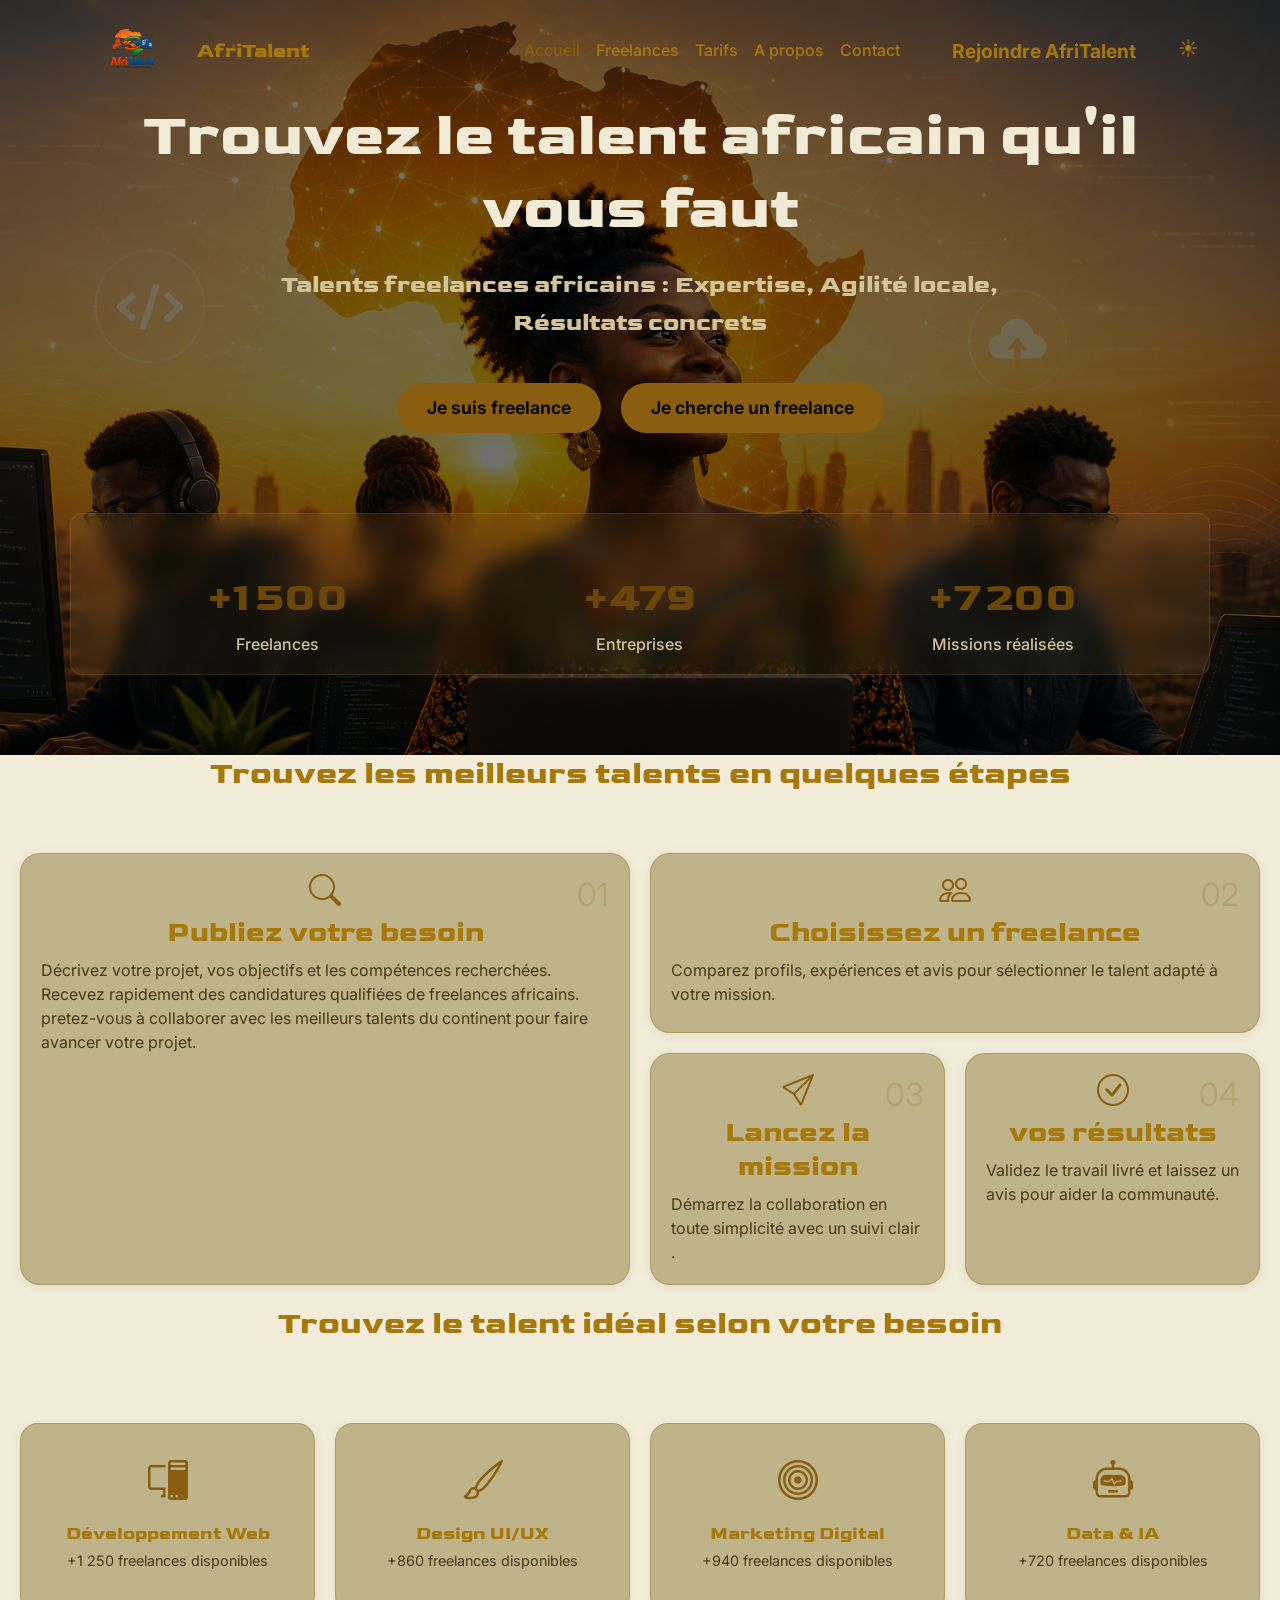
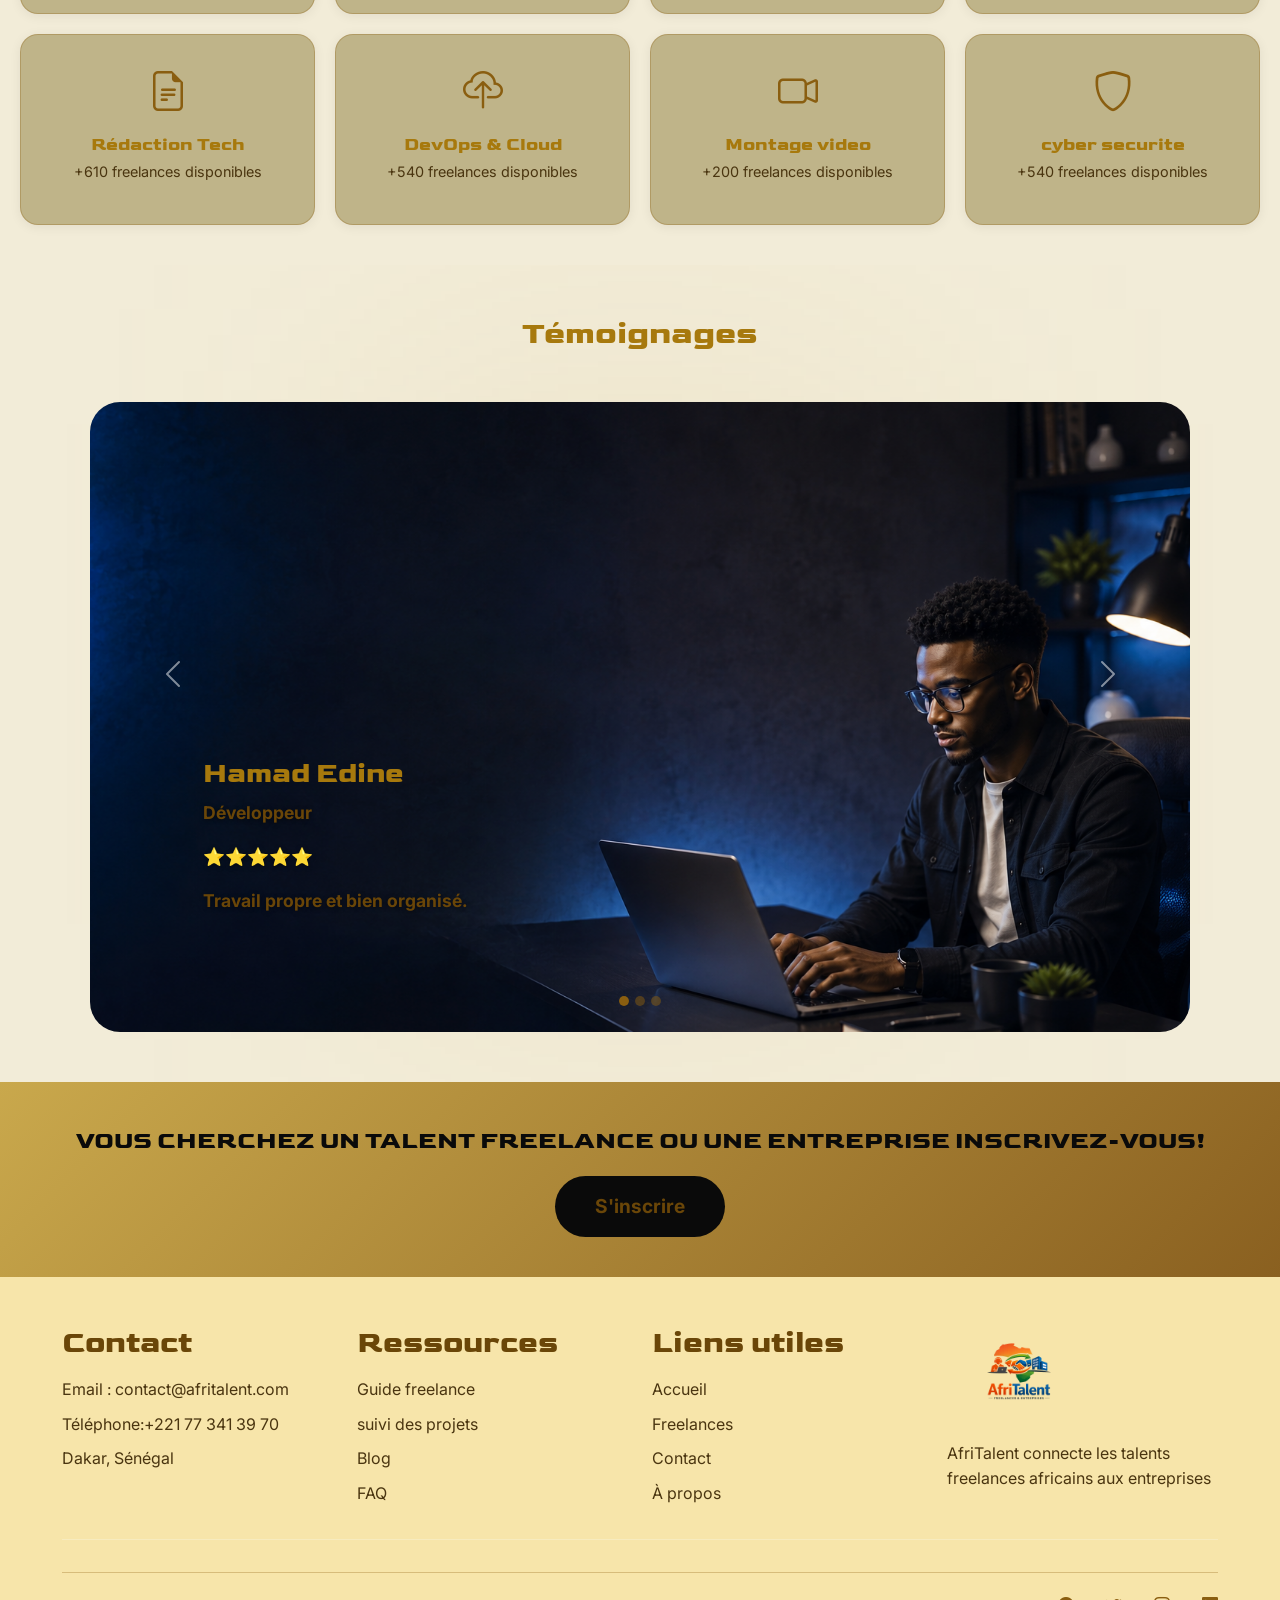
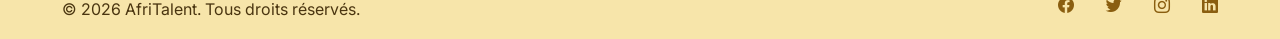
<file: index.html>
<!doctype html>
<html lang="fr">
  <head>
    <meta charset="UTF-8">
    <meta name="viewport" content="width=device-width, initial-scale=1.0">
    <title>AfriTalent — Accueil</title>
    <link
      href="https://cdn.jsdelivr.net/npm/bootstrap@5.3.0/dist/css/bootstrap.min.css"
      rel="stylesheet">
    <link
      rel="stylesheet"
      href="https://cdn.jsdelivr.net/npm/bootstrap-icons/font/bootstrap-icons.css"
    >
    <link rel="stylesheet" href="css/style.css" >
  </head>
  <body class="home-page">
    <!--========================================================
         Barre de navigation commune a toutes les pages  
     ===========================================================-->

    <header>
      <nav class="navbar navbar-expand-lg navbar-dark fixed-top">
        <div class="container">
          <img
            src="images/logoAfriTalent.png"
            class="logo-AfriTalent" alt="logo">

          <a class="navbar-brand" href="index.html">AfriTalent</a>

          <button
            class="navbar-toggler"
            type="button"
            data-bs-toggle="collapse"
            data-bs-target="#navMenu"
            aria-controls="navMenu"
            aria-expanded="false"
            aria-label="Toggle navigation">

            <span class="navbar-toggler-icon"> </span>
          
          </button>

          <div class="collapse navbar-collapse" id="navMenu">
            <ul class="navbar-nav ms-auto">
                <li class="nav-item">
                <a class="nav-link active" href="index.html">Accueil</a>
                </li>
                <li class="nav-item">
                <a class="nav-link" href="freelances.html">Freelances</a>
                </li>
                <li class="nav-item">
                <a class="nav-link" href="tarifs.html">Tarifs</a>
                </li>
                <li class="nav-item">
                <a class="nav-link" href="about.html">A propos</a>
                </li>
                <li class="nav-item">
                <a class="nav-link" href="contact.html">Contact</a>
              </li>
            </ul>

            <div class="btn-mode">
            
              <button class="btn btn-primary ms-3">Rejoindre AfriTalent</button>
              
              <button id="theme-toggle" aria-label="Changer de thème">
                🌙
              </button>
            </div>
          </div>
        </div>
      </nav>
    </header>

    <!--=================================
        section hero page index 
    ============================ -->

    <main>
      <section class="Hero">
        <div class="hero-container">
          <div class="texte-Hero">
            <h1>Trouvez le talent africain qu'il vous faut</h1>
            <h2>
              Talents freelances africains : Expertise, Agilité locale, <br>
              Résultats concrets
            </h2>
          </div>
          <div class="btn-Hero">
            <a href="freelances.html" class="btn btn-primary">Je suis freelance</a>

            <a href="freelances.html" class="btn btn-primary">Je cherche un freelance</a >
            </div>
            <div class="stats-Hero">
            <div class="stats-container">
            <div class="stat-box">
            <h2>+2 500</h2>
            <p>Freelances</p>
            </div>

              <div class="stat-box">
                <h2>+800</h2>
                <p>Entreprises</p>
              </div>

              <div class="stat-box">
                <h2>+12 000</h2>
                <p>Missions réalisées</p>
              </div>
            </div>
          </div>
        </div>
      </section>

      <!--===========================
           section comment ca marche
       ==============================-->

      <section class="comment-ca-marche">
        <div class="section-header">
          <h2>Trouvez les meilleurs talents en quelques étapes</h2>
        </div>

        <div class="bento-grid">
          <article class="card1">
            <span class="step-number">01</span>
            <i class="bi bi-search fs-2"></i>
            <h3>Publiez votre besoin</h3>
            <p>
              Décrivez votre projet, vos objectifs et les compétences
              recherchées. Recevez rapidement des candidatures qualifiées de
              freelances africains. pretez-vous à collaborer avec les meilleurs
              talents du continent pour faire avancer votre projet. 
            </p>
          </article>

          <article class="card2">
            <span class="step-number">02</span>
            <i class="bi bi-people fs-2"></i>
            <h3>Choisissez un freelance</h3>
            <p>
              Comparez profils, expériences et avis pour sélectionner le talent
              adapté à votre mission.
            </p>
          </article>

          <article class="card3">
            <span class="step-number">03</span>
            <i class="bi bi-send fs-2"></i>
            <h3>Lancez la mission</h3>
            <p>
              Démarrez la collaboration en toute simplicité avec un suivi clair
              .
            </p>
          </article>

          <article class="card4">
            <span class="step-number">04</span>
            <i class="bi bi-check-circle fs-2"></i>
            <h3>vos résultats</h3>
            <p>
              Validez le travail livré et laissez un avis pour aider la
              communauté.
            </p>
          </article>
        </div>
      </section>

      <!--==============================================
          section categories de service 
        =============================================-->

      <section class="services-categories">
        <div class="section-header">
          <h2>Trouvez le talent idéal selon votre besoin</h2>
        </div>

        <div class="categories-grid">
          <article class="category-card">
            <i class="bi bi-pc-display fs-1"></i>
            <h3>Développement Web</h3>
            <p>+1 250 freelances disponibles</p>
          </article>

          <article class="category-card">
            <i class="bi bi-brush fs-1"></i>
            <h3>Design UI/UX</h3>
            <p>+860 freelances disponibles</p>
          </article>

          <article class="category-card">
            <i class="bi bi-bullseye fs-1"></i>
            <h3>Marketing Digital</h3>
            <p>+940 freelances disponibles</p>
          </article>

          <article class="category-card">
            <i class="bi bi-robot fs-1"></i>
            <h3>Data & IA</h3>
            <p>+720 freelances disponibles</p>
          </article>

          <article class="category-card">
            <i class="bi bi-file-earmark-text fs-1"></i>
            <h3>Rédaction Tech</h3>
            <p>+610 freelances disponibles</p>
          </article>

          <article class="category-card">
            <i class="bi bi-cloud-upload fs-1"></i>
            <h3>DevOps & Cloud</h3>
            <p>+540 freelances disponibles</p>
          </article>

          <article class="category-card">
            <i class="bi bi-camera-video fs-1"></i>
            <h3>Montage video</h3>
            <p>+200 freelances disponibles</p>
          </article>

          <article class="category-card">
            <i class="bi bi-shield fs-1"></i>
            <h3>cyber securite</h3>
            <p>+540 freelances disponibles</p>
          </article>
        </div>
      </section>

      <!-- ======================================= 
         section temoignages caroussel bootstrap
     ============================================= -->

      <section class="temoignages">
        <div id="carousel" class="carousel slide" data-bs-ride="carousel">
          <h2 class="text-center mb-5">Témoignages</h2>

          <div class="carousel-indicators">
            <button
              type="button"
              data-bs-target="#carousel"
              data-bs-slide-to="0"
              class="active"></button>
            <button
              type="button"
              data-bs-target="#carousel"
              data-bs-slide-to="1"></button>
            <button
              type="button"
              data-bs-target="#carousel"
              data-bs-slide-to="2"
            ></button>
          </div>
          <div class="carousel-inner">

            <!-- ================================= 
                   Slide 1
             ===================================== -->

            <div class="carousel-item active">
              <img
                src="images/temoin-new2.png"
                class="d-block w-100"
                alt="freelance1">

              <div class="carousel-caption d-none d-md-block">
                <h3>Hamad Edine</h3>
                <p><strong>Développeur</strong></p>
                <p>⭐⭐⭐⭐⭐</p>
                <p><strong>Travail propre et bien organisé.</strong></p>
              </div>
            </div>

            <!--========== 
                Slide 2 
            =============-->

            <div class="carousel-item">
              <img
                src="images/temoinneww.png"
                class="d-block w-100"
                alt="freelance2">
              <div class="carousel-caption d-none d-md-block">
                <h3>Lalla</h3>
                <p><strong>Ingénieur informatique</strong></p>
                <p>⭐⭐⭐⭐⭐</p>
                <p><strong>Sérieuse et rigoureuse .</strong></p>
              </div>
            </div>

            <!--==============
                 Slide 3 
             ==============-->
            <div class="carousel-item">
              <img
                src="images/team.png"
                class="d-block w-100"
                alt="entreprise">
              <div class="carousel-caption d-none d-md-block">
                <h3>MarkeSen</h3>
                <p><strong>Entreprise de marketing</strong></p>
                <p>⭐⭐⭐⭐</p>
                <p><strong>Recommandé à 100%.</strong></p>
              </div>
            </div>
          </div>

          <!--==========
              Controls 
           =============-->

          <button
            class="carousel-control-prev"
            type="button"
            data-bs-target="#carousel"
            data-bs-slide="prev">

            <span class="carousel-control-prev-icon"></span>
          </button>

          <button
            class="carousel-control-next"
            type="button"
            data-bs-target="#carousel"
            data-bs-slide="next"
          >
            <span class="carousel-control-next-icon"></span>
          </button>
        </div>
      </section>

      <!--==================================
            section Appel a l'action 
       ====================================-->

      <div class="CTA">
        <div class="CTA-texte">
          <p>
            VOUS CHERCHEZ UN TALENT FREELANCE OU UNE ENTREPRISE INSCRIVEZ-VOUS!
          </p>
        </div>
        <div class="CTA-btn">
          <a href="contact.html" class="btn-cta">S'inscrire</a>
        </div>
      </div>
    </main>

    <!--========================================
            footer commun a toutes les pages  
     ============================================-->

    <footer class="site-footer pt-5 pb-3">
      <div class="container">
        <div class="row gy-4">
          <!--=======================
              Colonne 1 : Contact
           ======================= -->

          <div class="col-md-3">
            <h3 class="fw-bold mb-3">Contact</h3>
            <ul class="list-unstyled">
              <li>Email : contact@afritalent.com</li>
              <li>Téléphone:+221 77 341 39 70</li>
              <li>Dakar, Sénégal</li>
            </ul>
          </div>

          <!--==========================
               Colonne 2 : Ressources 
           =============================-->

          <div class="col-md-3">
            <h3 class="fw-bold mb-3">Ressources</h3>
            <ul class="list-unstyled">
              <li>Guide freelance</li>
              <li>suivi des projets</li>
              <li>Blog</li>
              <li>FAQ</li>
            </ul>
          </div>

          <!--=============================== 
               Colonne 3 : Liens utiles 
           ==========================-->

          <div class="col-md-3">
            <h3 class="fw-bold mb-3">Liens utiles</h3>
            <ul class="list-unstyled">
              <li>
                <a href="index.html" class=" text-decoration-none">Accueil</a>
              </li>
              <li>
                <a
                  href="freelances.html"
                  class="text-decoration-none"
                  >Freelances</a
                >
              </li>
              <li>
                <a href="contact.html" class=" text-decoration-none"
                  >Contact</a>
              </li>
              <li>
                <a href="about.html" class=" text-decoration-none">À propos</a>
              </li>
            </ul>
          </div>

          <!--==================================
               Colonne 4 : Logo + description 
           ===================================-->

          <div class="col-md-3">
            <img
              src="images/logoAfriTalent.png"
              alt="AfriTalent"
              style="width: 150px">
              <p class="mt-3">
              AfriTalent connecte les talents freelances africains aux
              entreprises
            </p>
          </div>
        </div>

        <!-- Ligne du bas -->

        <hr class="border-light mt-4">

        <div
          class="footer-bottom d-flex flex-column flex-md-row justify-content-between align-items-center">
          
          <!-- Copyright -->
          <p class="mb-2 mb-md-0">© 2026 AfriTalent. Tous droits réservés.</p>

          <!-- Réseaux sociaux -->

          <div class="footer-social">
            <a href="#" class="text-light me-3"
              ><i class="bi bi-facebook"></i
            ></a>
            <a href="#" class="text-light me-3"
              ><i class="bi bi-twitter"></i
            ></a>
            <a href="#" class="text-light me-3"
              ><i class="bi bi-instagram"></i
            ></a>
            <a href="#" class="text-light"><i class="bi bi-linkedin"></i></a>
          </div>
        </div>
      </div>
    </footer>
    <button id="scrollTopBtn"><i class="bi bi-arrow-up"></i></button>
    <script src="https://cdn.jsdelivr.net/npm/bootstrap@5.3.0/dist/js/bootstrap.bundle.min.js"></script>
    <script src="js/main.js"></script>
  </body>
</html>
</file>
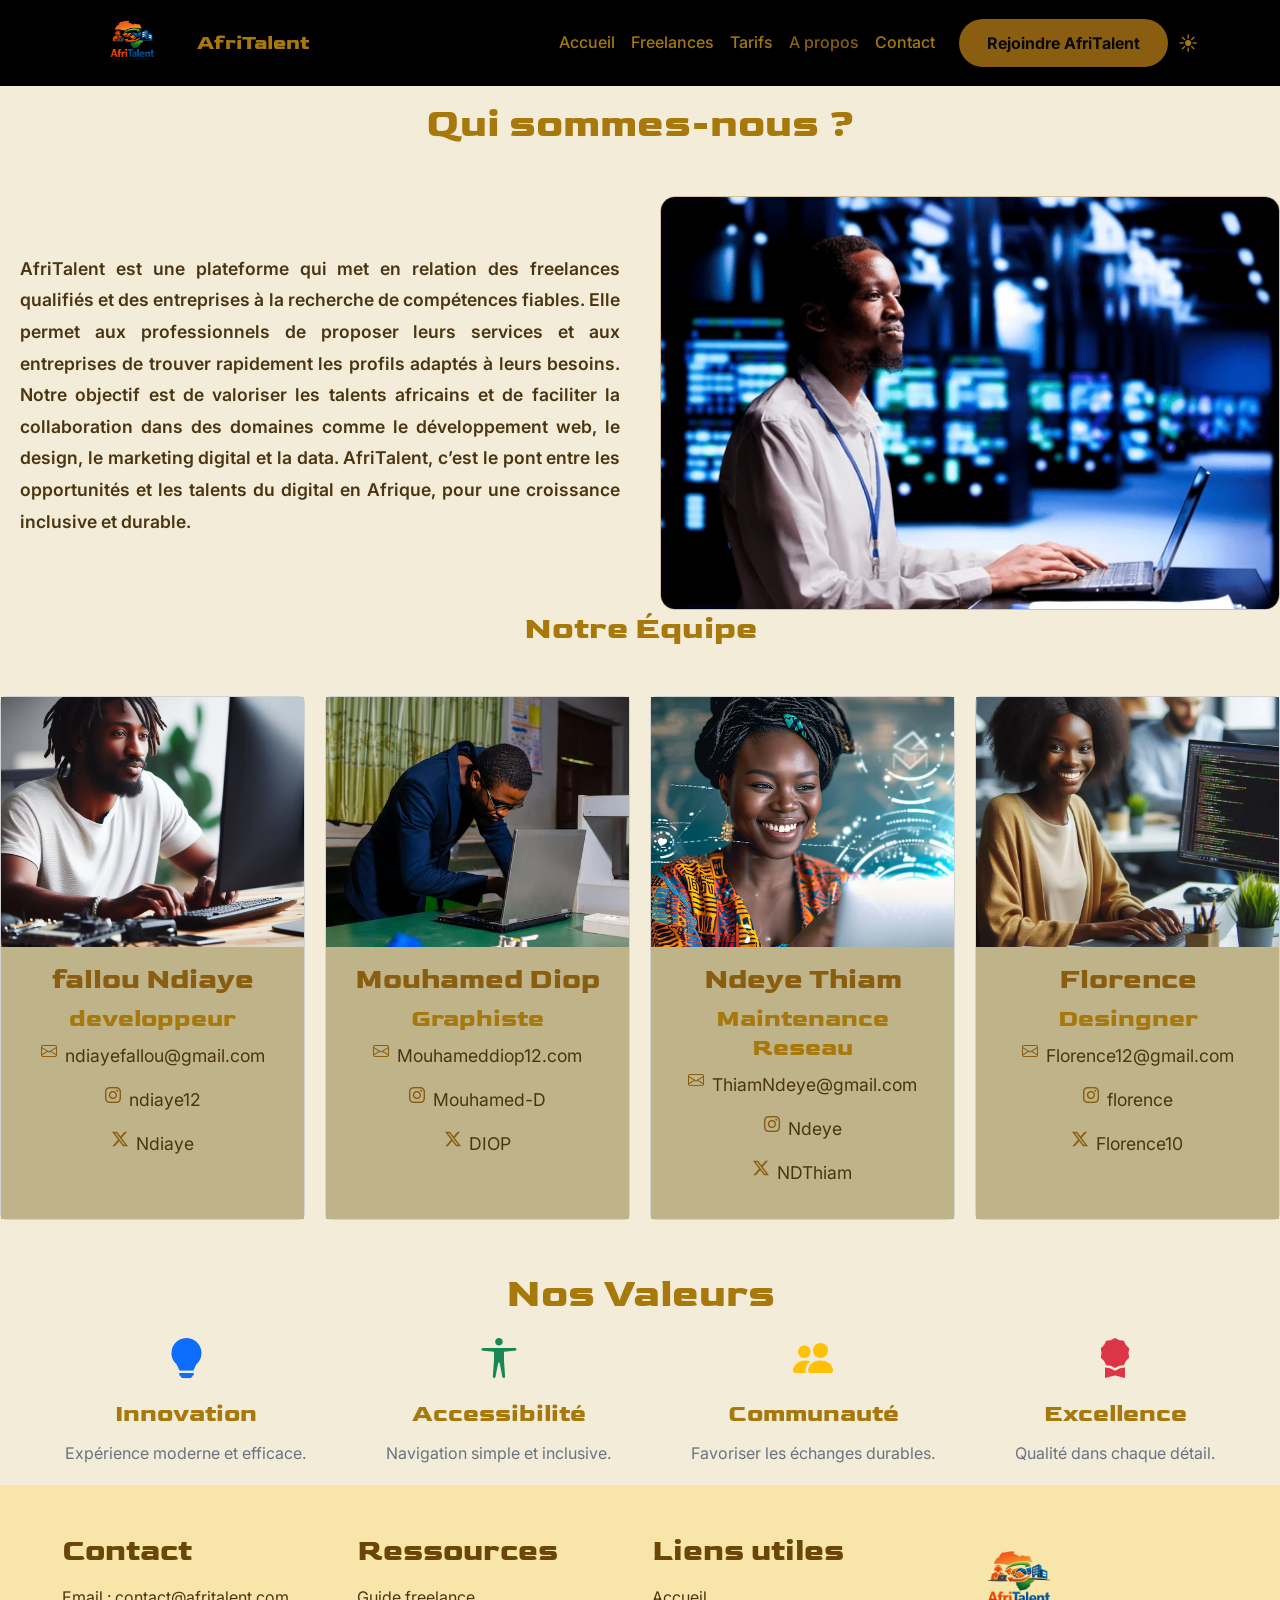
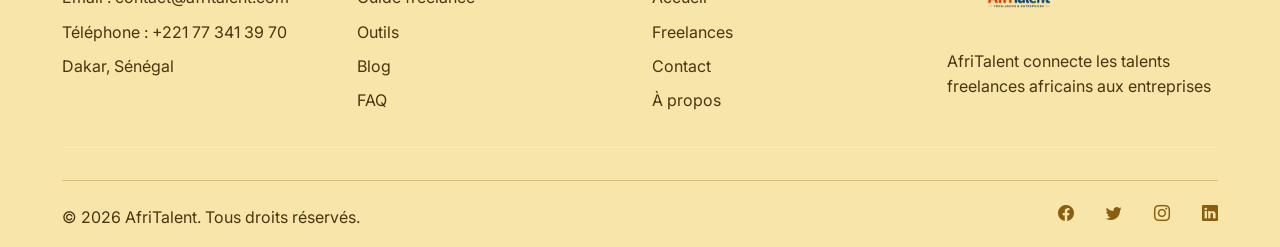
<file: about.html>
<!DOCTYPE html>
<html lang="fr">
<head> 
<meta charset="UTF-8"> 
<meta name="viewport" content="width=device-width, initial-scale=1.0"> 
<title>AfriTalent — About</title> 
<link rel="stylesheet" href="https://cdn.jsdelivr.net/npm/bootstrap-icons@1.11.3/font/bootstrap-icons.css">

<link 
href="https://cdn.jsdelivr.net/npm/bootstrap@5.3.0/dist/css/bootstrap.min.css" 
rel="stylesheet"> 

<link rel="stylesheet" href="css/style.css">
</head>
<body> 
<!--====================================================
       Barre de navigation commune a toutes les pages  
   =====================================================-->

<nav class="navbar navbar-expand-lg navbar-dark bg-black fixed-top"> 
<div class="container"> 
 <img src="images/logoAfriTalent.png" class="logo-AfriTalent" alt="logo">

<a class="navbar-brand" href="index.html">AfriTalent</a> 
     <button class="navbar-toggler" type="button" 
     data-bs-toggle="collapse" 
     data-bs-target="#navMenu" 
     aria-controls="navMenu" 
     aria-expanded="false" 
     aria-label="Toggle navigation"> 
<span class="navbar-toggler-icon">
</span> 

</button> 
  <div class="collapse navbar-collapse" id="navMenu"> 
  <ul class="navbar-nav ms-auto"> 
<li class="nav-item">
    <a class="nav-link " href="index.html">Accueil</a>
</li> 
<li class="nav-item">
    <a class="nav-link" href="freelances.html">Freelances</a>
</li> 
<li class="nav-item">
    <a class="nav-link" href="tarifs.html">Tarifs</a>
</li> 
<li class="nav-item">
   <a class="nav-link active" href="about.html">A propos</a></li> 
<li class="nav-item">
   <a class="nav-link" href="contact.html">Contact</a>
</li> 
</ul> 
<button class="btn btn-primary ms-3"> Rejoindre AfriTalent
</button>
<div class="btn-mode">
<button id="theme-toggle" aria-label="Changer de thème">🌙</button>
</div>

   </div>
   </div> 
   </nav> 
   <main>
   <!--==============================
          section Notre histoire 
     ================================-->

    <section class="Notre-Histoire">
       <div class="histoire-titre">
         <h1 class="histoire text-center mb-5">Qui sommes-nous ?</h1>
       </div>
        <div class="Notre-Histoire-container">

     <div class="imgage-Notre-histoire">
        <img src="images/imagenotre-histoire.webp" alt="img-notre-histoire">
     </div>
     <div class="text-Notre-histoire">
    <p>
       AfriTalent est une plateforme qui met en relation des freelances qualifiés et des entreprises à la recherche de compétences fiables. Elle permet aux professionnels de proposer leurs services et aux entreprises de trouver rapidement les profils adaptés à leurs besoins.
       Notre objectif est de valoriser les talents africains et de faciliter la collaboration dans des domaines comme le développement web, le design, le marketing digital et la data.
       AfriTalent, c’est le pont entre les opportunités et les talents du digital en Afrique, pour une croissance inclusive et durable.

    </p>
     </div>
     </div>
    </section>
    <!--====================
         Section a propos  
     =======================-->
     
<section class="A-propos">
  
   <h2 class="text-center mb-5 ">Notre Équipe</h2>
<div class="card-container">

<div class="card">
       <img src="images/-New-Nigerian-Freelancers.webp" alt="image-equipe">
       <div class="card-body">
       <h3>fallou Ndiaye</h3>
       <h4>developpeur</h4>
       <p><i class="bi bi-envelope"></i><a href=""> ndiayefallou@gmail.com</a></p>
       <p><i class="bi bi-instagram"></i> <a href="">ndiaye12</a></p>
       <p><i class="bi bi-twitter-x"></i><a href="">Ndiaye</a></p>
 </div>
</div>
 <div class="card">
       <img src="images/informaticien2.avif" alt="image-equipe">
        <div class="card-body">
        <h3>Mouhamed Diop</h3>
        <h4>Graphiste</h4>
        <p><i class="bi bi-envelope"> </i><a href="">Mouhameddiop12.com</a></p>
        <p><i class="bi bi-instagram"> </i> <a href="">Mouhamed-D</a></p>
        <p><i class="bi bi-twitter-x"> </i><a href="">DIOP</a></p>
</div>
 </div>
<div class="card">
        <img src="images/informaticienne3.avif" alt="image-equipe">
        <div class="card-body">
        <h3>Ndeye Thiam</h3>
        <h4>Maintenance Reseau</h4>
        <p><i class="bi bi-envelope"> </i><a href="">ThiamNdeye@gmail.com</a></p>
        <p><i class="bi bi-instagram"> </i><a href="">Ndeye</a></p>
        <p><i class="bi bi-twitter-x"> </i><a href="">NDThiam</a></p>
</div>
</div>
<div class="card">
        <img src="images/informaticienne4.webp" alt="image-equipe">
        <div class="card-body">
        <h3>Florence </h3>
        <h4>Desingner</h4>
        <p><i class="bi bi-envelope"></i> <a href="">Florence12@gmail.com</a></p>
        <p><i class="bi bi-instagram"></i> <a href="">florence</a></p>
        <p><i class="bi bi-twitter-x"></i>  <a href="">Florence10</a></p>
</div>
</div>
</div>
 </section>
 
  <!--==========================
       Section nos valeurs  
  =============================-->
 
    <section class="valeurs">

    <h2>Nos Valeurs</h2>

    <div class="valeurs-container">
      
        <div class="valeur">
            <i class="bi bi-lightbulb-fill text-primary fs-1"></i>
            <h3>Innovation</h3>
            <p>Expérience moderne et efficace.</p>
        </div>

        <div class="valeur">
            <i class="bi bi-universal-access text-success fs-1"></i>
            <h3>Accessibilité</h3>
            <p>Navigation simple et inclusive.</p>
        </div>

        <div class="valeur">
            <i class="bi bi-people-fill text-warning fs-1"></i>
            <h3>Communauté</h3>
            <p>Favoriser les échanges durables.</p>
        </div>

        <div class="valeur">
            <i class="bi bi-award-fill text-danger fs-1"></i>
            <h3>Excellence</h3>
            <p>Qualité dans chaque détail.</p>
        </div>

    </div>

</section>
   </main>
    <!-- footer commun a toutes les pages  -->

    <footer class="site-footer pt-5 pb-3">
  <div class="container">

    <div class="row gy-4">

      <!-- Colonne 1 : Contact -->

      <div class="col-md-3">
        <h3 class="fw-bold mb-3">Contact</h3>
     <ul class="list-unstyled">
          <li>Email : contact@afritalent.com</li>
          <li>Téléphone : +221 77 341 39 70</li>
          <li>Dakar, Sénégal</li>
        </ul>
      </div>

      <!-- Colonne 2 : Ressources -->

      <div class="col-md-3">
        <h3 class="fw-bold mb-3">Ressources</h3>
        <ul class="list-unstyled">
          <li>Guide freelance</li>
          <li>Outils</li>
          <li>Blog</li>
          <li>FAQ</li>
        </ul>
      </div>

      <!-- Colonne 3 : Liens utiles -->

      <div class="col-md-3">
        <h3 class="fw-bold mb-3">Liens utiles</h3>
        <ul class="list-unstyled">
          <li><a href="index.html" class="text-decoration-none">Accueil</a></li>
          <li><a href="freelances.html" class="text-decoration-none">Freelances</a></li>
          <li><a href="contact.html" class="text-decoration-none">Contact</a></li>
          <li><a href="about.html" class="text-decoration-none">À propos</a></li>
        </ul>
      </div>

      <!-- Colonne 4 : Logo + description -->

      <div class="col-md-3">
        <img src="images/logoAfriTalent.png" alt="AfriTalent" style="width: 150px;">
        <p class="mt-3">
          AfriTalent connecte les talents freelances africains aux entreprises 
        </p>
      </div>

    </div>

    <!-- Ligne du bas -->

    <hr class="border-light mt-4">

    <div class="footer-bottom d-flex flex-column flex-md-row justify-content-between align-items-center">
      <p class="mb-2 mb-md-0">
        © 2026 AfriTalent. Tous droits réservés.
      </p>

      <!-- Réseaux sociaux -->

      <div class="footer-social">
        <a href="#" class="text-light me-3"><i class="bi bi-facebook"></i></a>
        <a href="#" class="text-light me-3"><i class="bi bi-twitter"></i></a>
        <a href="#" class="text-light me-3"><i class="bi bi-instagram"></i></a>
        <a href="#" class="text-light"><i class="bi bi-linkedin"></i></a>
      </div>

    </div>

  </div>
</footer>
<button id="scrollTopBtn"><i class="bi bi-arrow-up"></i></button>
<script 
src="https://cdn.jsdelivr.net/npm/bootstrap@5.3.0/dist/js/bootstrap.bundle.min.js">
</script> 

<script src="js/main.js"></script>
</body>
</html>
</file>
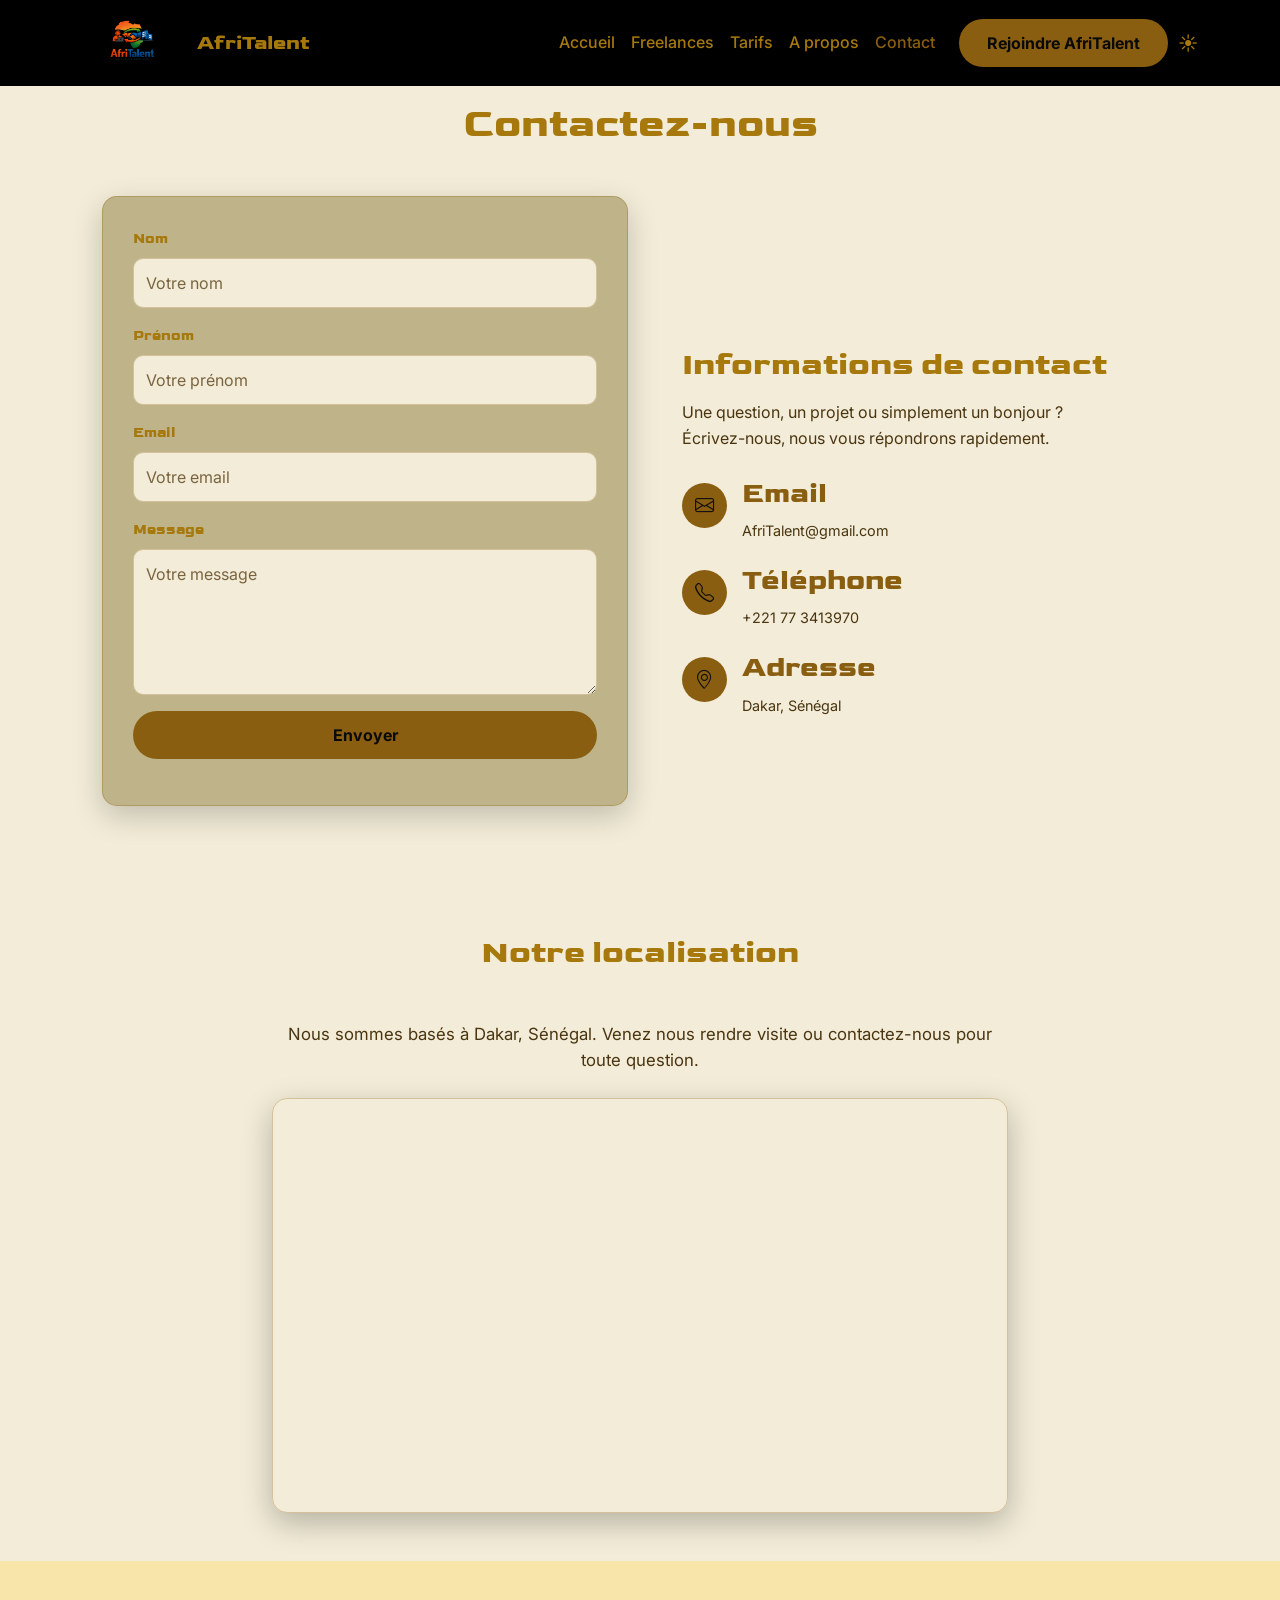
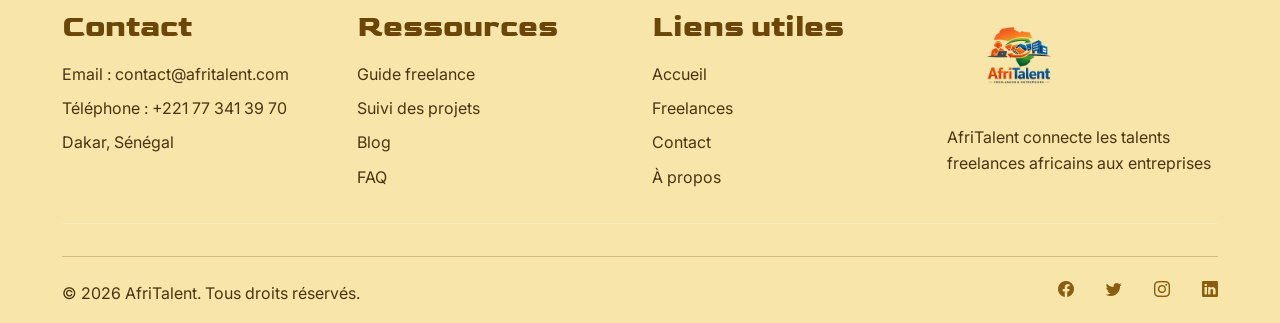
<file: contact.html>
<!DOCTYPE html>
<html lang="fr">
<head> 
<meta charset="UTF-8"> 
<meta name="viewport" content="width=device-width, initial-scale=1.0"> 
<link rel="stylesheet" href="https://cdn.jsdelivr.net/npm/bootstrap-icons/font/bootstrap-icons.css">
<title>AfriTalent — contact</title> 
<link 
href="https://cdn.jsdelivr.net/npm/bootstrap@5.3.0/dist/css/bootstrap.min.css" 
rel="stylesheet"> 

<link rel="stylesheet" href="css/style.css">
</head>
<body> 
<!--=====================================================
       Barre de navigation commune a toutes les pages  
   ====================================================-->

<nav class="navbar navbar-expand-lg navbar-dark bg-black fixed-top"> 
<div class="container"> 
 <img src="images/logoAfriTalent.png" class="logo-AfriTalent" alt="logo">

<a class="navbar-brand" href="index.html">AfriTalent</a> 

     <button class="navbar-toggler" type="button" 
     data-bs-toggle="collapse"
     data-bs-target="#navMenu" 
     aria-controls="navMenu" 
     aria-expanded="false" 
     aria-label="Toggle navigation"> 
<span class="navbar-toggler-icon">

</span> 
</button> 
  <div class="collapse navbar-collapse" id="navMenu"> 
  <ul class="navbar-nav ms-auto"> 
<li class="nav-item">
    <a class="nav-link " href="index.html">Accueil</a>
</li> 
<li class="nav-item">
    <a class="nav-link" href="freelances.html">Freelances</a>
</li> 
<li class="nav-item">
    <a class="nav-link" href="tarifs.html">Tarifs</a>
</li> 
<li class="nav-item">
   <a class="nav-link" href="about.html">A propos</a></li> 
<li class="nav-item">
   <a class="nav-link active" href="contact.html">Contact</a>
</li> 
   </ul> 
   <button class="btn btn-primary ms-3"> Rejoindre AfriTalent
</button>
<div class="btn-mode">
  
<button id="theme-toggle" aria-label="Changer de thème">🌙</button>
   </div>
   </div> 
   </div> 
   </nav> 

    <main>

       <!--================================
          section formulaire de contact  
       ====================================-->
<section id="contact">

  <div class="container form-container">

    <h1 class="text-center mb-5">Contactez-nous</h1>

    <div class="row g-4 align-items-start">

      <!--=====================
             FORMULAIRE 
       ==========================-->
      <div class="col-lg-6">

        <form class="contact-form">

          <div class="mb-3">
            <label for="name" class="form-label">Nom</label>
            <input type="text" class="form-control" id="name" placeholder="Votre nom" maxlength="30">
            <small id="nameError" class="text-danger"></small>
          </div>

          <div class="mb-3">
            <label for="prenom" class="form-label">Prénom</label>
            <input type="text" class="form-control" id="prenom" placeholder="Votre prénom" maxlength="30">
            <small id="prenomError" class="text-danger"></small>
          </div>

          <div class="mb-3">
            <label for="email" class="form-label">Email</label>
            <input type="email" class="form-control" id="email" placeholder="Votre email" maxlength="50">
            <small id="emailError" class="text-danger"></small>
          </div>

          <div class="mb-3">
            <label for="message" class="form-label">Message</label>
            <textarea class="form-control" id="message" rows="5" placeholder="Votre message" maxlength="200"></textarea>
            <small id="messageError" class="text-danger"></small>
          </div>

          <button type="submit" class="btn btn-primary w-100">
            Envoyer
          </button>
          <small id="successMessage" class="text-success d-block mt-3"></small>

        </form>

      </div>

      <!--===================
            INFORMATIONS 
       ===================-->

      <div class="col-lg-6">
        <div class="information">

          <h2 class="mb-3">Informations de contact</h2>
          <p class="afri-contact-text">
            Une question, un projet ou simplement un bonjour ?<br>
            Écrivez-nous, nous vous répondrons rapidement.
          </p>

          <!-- EMAIL -->
          <div class="afri-contact-item">
            <div class="afri-contact-icon">
              <i class="bi bi-envelope"></i>
            </div>
            <div>
              <h3>Email</h3>
              <span>AfriTalent@gmail.com</span>
            </div>
          </div>

          <!-- TELEPHONE -->

          <div class="afri-contact-item">
            <div class="afri-contact-icon">
              <i class="bi bi-telephone"></i>
            </div>
            <div>
              <h3>Téléphone</h3>
              <span>+221 77 3413970</span>
            </div>
          </div>

          <!-- ADRESSE -->
          <div class="afri-contact-item">
              <div class="afri-contact-icon">
              <i class="bi bi-geo-alt"></i>
            </div>
            <div>
              <h3>Adresse</h3>
              <span>Dakar, Sénégal</span>
           </div>
          </div>
          </div>
          </div>
          </div>
          </div>
</section>

   <!--======================
      section iframe  
    =========================-->

   <section id="localisation" class="py-5">
  <div class="container">

    <h2 class="text-center mb-5">Notre localisation</h2>

    <div class="row justify-content-center">
      <div class="col-lg-8 text-center">

        <p>
          Nous sommes basés à Dakar, Sénégal. Venez nous rendre visite ou contactez-nous pour toute question.
        </p>

<div class="ratio ratio-16x9 mt-4">
          <iframe
            src="https://www.google.com/maps/embed?pb=!1m18!1m12!1m3!1d3859.2!2d-17.4677!3d14.7167!2m3!1f0!2f0!3f0!3m2!1i1024!2i768!4f13.1!3m3!1m2!1s0xec172c3a3a3a3a3%3ADakar!2sDakar%2C%20S%C3%A9n%C3%A9gal!5e0!3m2!1sfr!2s!4v0000000000"
            style="border:0;"
            allowfullscreen=""
            loading="lazy">
          </iframe>
  </div>

</div>
</div>
</div>
</section>
    </main>
    <!--======================================
         footer commun a toutes les pages 
     ======================================= -->
    <footer class="site-footer pt-5 pb-3">
  <div class="container">

    <div class="row gy-4">

      <!-- Colonne 1 : Contact -->
      <div class="col-md-3">
        <h3 class="fw-bold mb-3">Contact</h3>
        <ul class="list-unstyled">
          <li>Email : contact@afritalent.com</li>
          <li>Téléphone : +221 77 341 39 70</li>
          <li>Dakar, Sénégal</li>
        </ul>
      </div>

      <!-- Colonne 2 : Ressources -->
      <div class="col-md-3">
        <h3 class="fw-bold mb-3">Ressources</h3>
        <ul class="list-unstyled">
          <li>Guide freelance</li>
          <li>Suivi des projets</li>
          <li>Blog</li>
          <li>FAQ</li>
        </ul>
      </div>

      <!-- Colonne 3 : Liens utiles -->

      <div class="col-md-3">
        <h3 class="fw-bold mb-3">Liens utiles</h3>
        <ul class="list-unstyled">
          <li><a href="index.html" class="text-decoration-none">Accueil</a></li>
          <li><a href="freelances.html" class="text-decoration-none">Freelances</a></li>
          <li><a href="contact.html" class="text-decoration-none">Contact</a></li>
          <li><a href="about.html" class="text-decoration-none">À propos</a></li>
        </ul>
      </div>

      <!-- Colonne 4 : Logo + description -->

      <div class="col-md-3">
        <img src="images/logoAfriTalent.png" alt="AfriTalent" style="width: 150px;">
        <p class="mt-3">
          AfriTalent connecte les talents freelances africains aux entreprises 
        </p>
      </div>

    </div>

    <!-- Ligne du bas -->

    <hr class="border-light mt-4">

    <div class="footer-bottom d-flex flex-column flex-md-row justify-content-between align-items-center">
      <p class="mb-2 mb-md-0">
        © 2026 AfriTalent. Tous droits réservés.
      </p>

      <!-- Réseaux sociaux -->

      <div class="footer-social">
        <a href="#" class="text-light me-3"><i class="bi bi-facebook"></i></a>
        <a href="#" class="text-light me-3"><i class="bi bi-twitter"></i></a>
        <a href="#" class="text-light me-3"><i class="bi bi-instagram"></i></a>
        <a href="#" class="text-light"><i class="bi bi-linkedin"></i></a>
      </div>

    </div>

  </div>
</footer>
<button id="scrollTopBtn"><i class="bi bi-arrow-up"></i></button>
<script 
src="https://cdn.jsdelivr.net/npm/bootstrap@5.3.0/dist/js/bootstrap.bundle.min.js">
</script> 

<script src="js/main.js"></script>
</body>
</html>
</file>
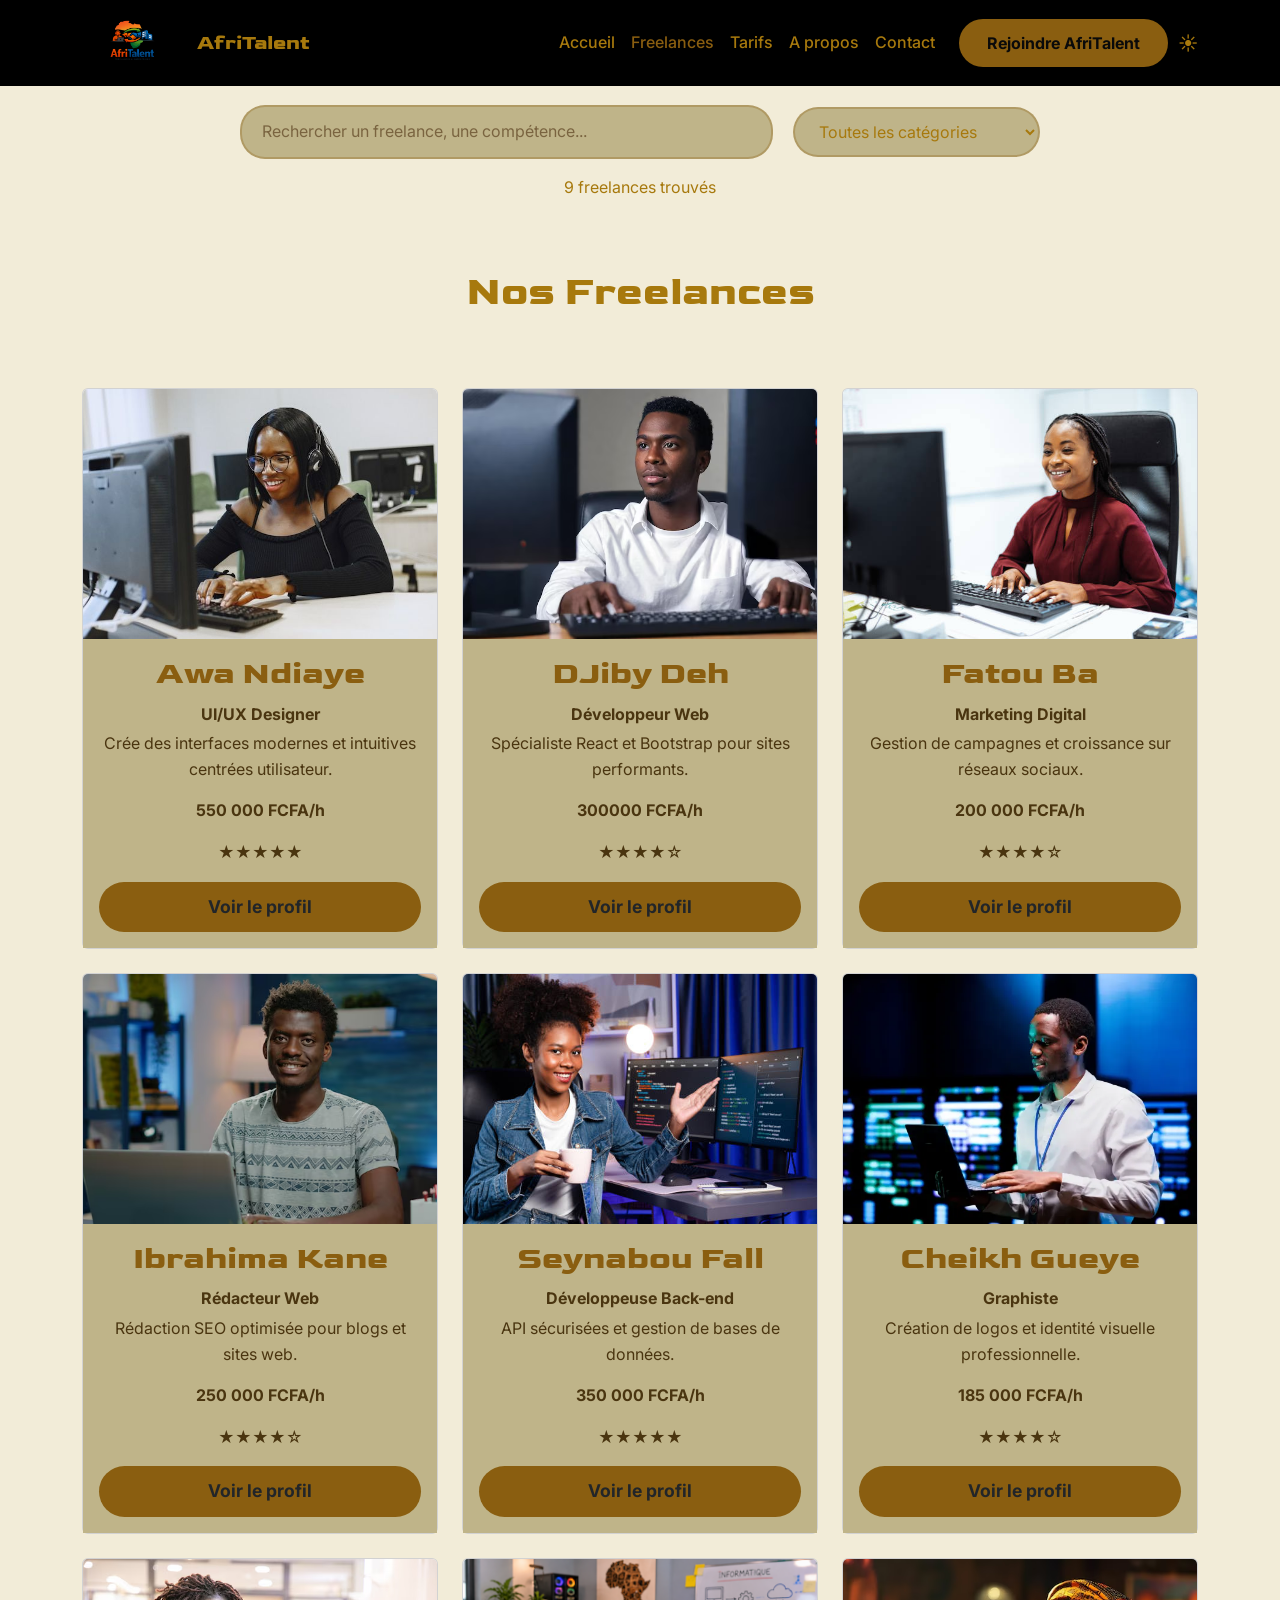
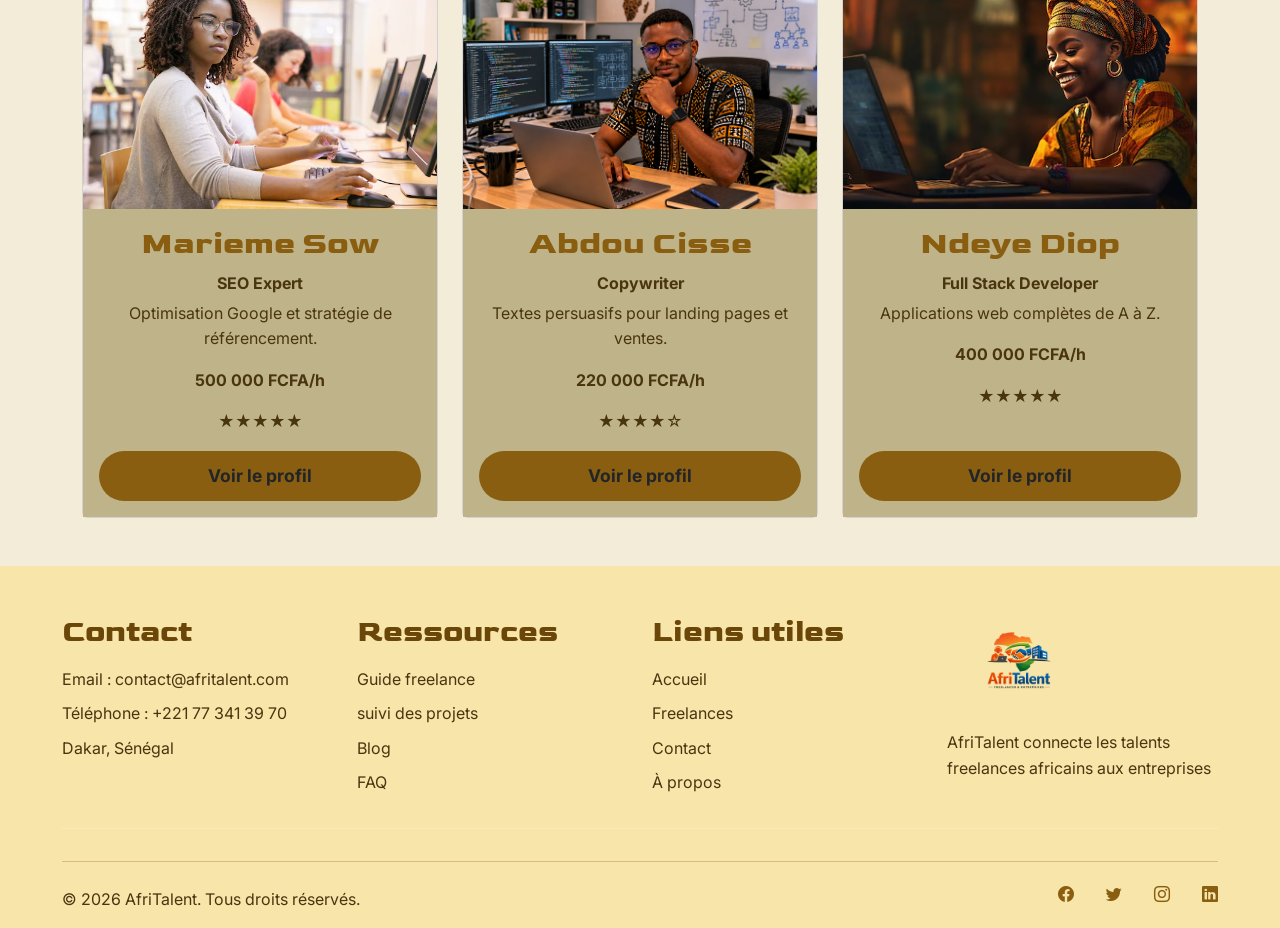
<file: freelances.html>
<!DOCTYPE html>
<html lang="fr">
<head> 
<meta charset="UTF-8"> 
<meta name="viewport" content="width=device-width, initial-scale=1.0"> 
<link rel="stylesheet" href="https://cdn.jsdelivr.net/npm/bootstrap-icons/font/bootstrap-icons.css">
<title>AfriTalent — freelances</title> 
<link 
href="https://cdn.jsdelivr.net/npm/bootstrap@5.3.0/dist/css/bootstrap.min.css" 
rel="stylesheet"> 

<link rel="stylesheet" href="css/style.css">
</head>
<body> 
  
<!--===================================================
      Barre de navigation commune a toutes les pages  
   =================================================-->

<nav class="navbar navbar-expand-lg navbar-dark bg-black fixed-top"> 
<div class="container d-flex align-items-center"> 
  <img src="images/logoAfriTalent.png" class="logo-AfriTalent" alt="logo">

<a class="navbar-brand" href="index.html">AfriTalent</a> 

     <button class="navbar-toggler" type="button" 
     data-bs-toggle="collapse" 
     data-bs-target="#navMenu" 
     aria-controls="navMenu" 
     aria-expanded="false" 
     aria-label="Toggle navigation"> 
<span class="navbar-toggler-icon">
</span> 

</button> 
  <div class="collapse navbar-collapse" id="navMenu"> 
  <ul class="navbar-nav ms-auto"> 
<li class="nav-item">
    <a class="nav-link " href="index.html">Accueil</a>
</li> 

<li class="nav-item">
    <a class="nav-link active" href="freelances.html">Freelances</a>
</li> 
<li class="nav-item">
    <a class="nav-link" href="tarifs.html">Tarifs</a>
</li> 
<li class="nav-item">
   <a class="nav-link" href="about.html">A propos</a></li> 
<li class="nav-item">
   <a class="nav-link" href="contact.html">Contact</a>
</li>
   </ul> 
   <button class="btn btn-primary ms-3"> Rejoindre AfriTalent
</button>
<div class="btn-mode">
<button id="theme-toggle" aria-label="Changer de thème">🌙</button>
</div>
   </div> 
   </div> 
   </nav> 
   <main>

   <!--================================
         section barre de recherche  
     ===================================-->

    <div id="barre-de-recherche">

      <div class="barre-recherche">

        <input id="freelance-search" type="text" placeholder="Rechercher un freelance, une compétence..." aria-label="Recherche de freelance">
        <select id="freelance-category" aria-label="Filtrer par catégorie">
          <option value="">Toutes les catégories</option>
          <option value="UI/UX Designer">UI/UX Designer</option>
          <option value="Développeur Web">Développeur Web</option>
          <option value="Marketing Digital">Marketing Digital</option>
          <option value="Rédacteur Web">Rédacteur Web</option>
          <option value="Développeuse Back-end">Développeuse Back-end</option>
          <option value="Graphiste">Graphiste</option>
          <option value="SEO Expert">SEO Expert</option>
          <option value="Copywriter">Copywriter</option>
          <option value="Full Stack Developer">Full Stack Developer</option>
          <option value="Réseaux & Systèmes">Réseaux & Systèmes</option>
        </select>
      </div>
      <div id="freelance-status" class="text-center mt-3" aria-live="polite"></div>
    </div>
    <!--=============================
       section grille de profil  
     ===============================-->

     <section class="Nos-freelences ">
    <div class="container my-5">
  <div class="row g-4">
<h1 class="text-center mb-5">Nos Freelances</h1>

    <!-- grille numero 1 -->

    <div class="col-12 col-md-6 col-lg-4 freelance-card" data-category="UI/UX Designer">
      <div class="card h-100 ">
        <img src="images/membreF--.jpg" class="card-img-top" alt="img-freelance">
        <div class="card-body ">
          <h2 class="card-title">Awa Ndiaye</h2>
          <p class="mb-1"><strong>UI/UX Designer</strong></p>
          <p class="card-text">Crée des interfaces modernes et intuitives centrées utilisateur.</p>
          <p><strong>550 000 FCFA/h</strong></p>
          <p>★★★★★</p>
          <a href="#" class="btn btn-primary w-100 text-dark">Voir le profil</a>
        </div>
      </div>
    </div>

    <!-- grille numero 2 -->

    <div class="col-12 col-md-6 col-lg-4 freelance-card" data-category="Développeur Web">
      <div class="card h-100">
        <img src="images/membre--G.avif" class="card-img-top" alt="img-freelance">
        <div class="card-body">
          <h2 class="card-title">DJiby Deh</h2>
          <p class=" mb-1"><strong>Développeur Web</strong></p>
          <p class="card-text">Spécialiste React et Bootstrap pour sites performants.</p>
          <p><strong>300000 FCFA/h</strong></p>
          <p>★★★★☆</p>
          <a href="#" class="btn btn-primary w-100 text-dark">Voir le profil</a>
        </div>
      </div>
    </div>

    <!-- grille numero 3  -->

    <div class="col-12 col-md-6 col-lg-4 freelance-card" data-category="Marketing Digital">
      <div class="card h-100">
        <img src="images/membre--f.jpg" class="card-img-top" alt="img-freelance">
        <div class="card-body">
          <h2 class="card-title">Fatou Ba</h2>
          <p class="mb-1"><strong>Marketing Digital</strong></p>
          <p class="card-text">Gestion de campagnes et croissance sur réseaux sociaux.</p>
          <p><strong>200 000 FCFA/h</strong></p>
          <p>★★★★☆</p>
          <a href="#" class="btn btn-primary w-100 text-dark">Voir le profil</a>
        </div>
      </div>
    </div>

    <!-- grille numero 4 -->

    <div class="col-12 col-md-6 col-lg-4 freelance-card" data-category="Rédacteur Web">
      <div class="card h-100">
        <img src="images/membreG.avif" class="card-img-top" alt="img-freelance">
        <div class="card-body">
          <h2 class="card-title">Ibrahima Kane</h2>
          <p class="mb-1"><strong>Rédacteur Web</strong></p>
          <p class="card-text">Rédaction SEO optimisée pour blogs et sites web.</p>
          <p><strong>250 000 FCFA/h</strong></p>
          <p>★★★★☆</p>
          <a href="#" class="btn btn-primary w-100 text-dark">Voir le profil</a>
        </div>
      </div>
    </div>

    <!-- grille numero 5 -->

    <div class="col-12 col-md-6 col-lg-4 freelance-card" data-category="Développeuse Back-end">
      <div class="card h-100">
        <img src="images/membrefill.jpg" class="card-img-top" alt="img-freelance">
        <div class="card-body">
          <h2 class="card-title">Seynabou Fall</h2>
          <p class="mb-1"><strong>Développeuse Back-end</strong></p>
          <p class="card-text">API sécurisées et gestion de bases de données.</p>
          <p><strong>350 000 FCFA/h</strong></p>
          <p>★★★★★</p>
          <a href="#" class="btn btn-primary w-100 text-dark">Voir le profil</a>
        </div>
      </div>
    </div>

    <!-- grille numero 6 -->

    <div class="col-12 col-md-6 col-lg-4 freelance-card" data-category="Graphiste">
      <div class="card h-100">
        <img src="images/membre.webp" class="card-img-top" alt="img-freelance">
        <div class="card-body">
          <h2 class="card-title">Cheikh Gueye</h2>
          <p class="mb-1"><strong>Graphiste</strong></p>
          <p class="card-text">Création de logos et identité visuelle professionnelle.</p>
          <p><strong>185 000 FCFA/h</strong></p>
          <p>★★★★☆</p>
          <a href="#" class="btn btn-primary w-100 text-dark">Voir le profil</a>
        </div>
      </div>
    </div>

    <!-- grille numero 7 -->

    <div class="col-12 col-md-6 col-lg-4 freelance-card" data-category="SEO Expert">
      <div class="card h-100">
        <img src="images/membre-f.avif" class="card-img-top" alt="img-freelance">
        <div class="card-body">
          <h2 class="card-title">Marieme Sow</h2>
          <p class=" mb-1"><strong>SEO Expert</strong></p>
          <p class="card-text">Optimisation Google et stratégie de référencement.</p>
          <p><strong>500 000 FCFA/h</strong></p>
          <p>★★★★★</p>
          <a href="#" class="btn btn-primary w-100 text-dark">Voir le profil</a>
        </div>
      </div>
    </div>

    <!-- grille numero 8 -->

    <div class="col-12 col-md-6 col-lg-4 freelance-card" data-category="Copywriter">
      <div class="card h-100">
        <img src="images/temoin.png" class="card-img-top" alt="img-freelance">
        <div class="card-body">
          <h2 class="card-title">Abdou Cisse</h2>
          <p class="mb-1"><strong>Copywriter</strong></p>
          <p class="card-text">Textes persuasifs pour landing pages et ventes.</p>
          <p><strong>220 000 FCFA/h</strong></p>
          <p>★★★★☆</p>
          <a href="#" class="btn btn-primary w-100 text-dark">Voir le profil</a>
        </div>
      </div>
    </div>

    <!-- grille numero 9 -->
     
<div class="col-12 col-md-6 col-lg-4 freelance-card" data-category="Full Stack Developer">
  <div class="card h-100">
    <img src="images/membre--ff.avif" class="card-img-top" alt="img-freelance">
    <div class="card-body">
      <h2 class="card-title">Ndeye Diop</h2>
      <p class="mb-1"><strong>Full Stack Developer</strong></p>
      <p class="card-text">Applications web complètes de A à Z.</p>
      <p><strong>400 000 FCFA/h</strong></p>
      <p>★★★★★</p>
      <a href="#" class="btn btn-primary w-100 text-dark">Voir le profil</a>
    </div>
  </div>
</div>
</div>
</div>
</section>
</main>
<!--==================================
   footer commun a toutes les pages  
 ====================================-->

<footer class="site-footer pt-5 pb-3">
  <div class="container">

    <div class="row gy-4">

      <!-- Colonne 1 : Contact -->
      <div class="col-md-3">
        <h3 class="fw-bold mb-3">Contact</h3>
        <ul class="list-unstyled">
          <li>Email : contact@afritalent.com</li>
          <li>Téléphone : +221 77 341 39 70</li>
          <li>Dakar, Sénégal</li>
        </ul>
      </div>

      <!-- Colonne 2 : Ressources -->
      <div class="col-md-3">
        <h3 class="fw-bold mb-3">Ressources</h3>
        <ul class="list-unstyled">
          <li>Guide freelance</li>
          <li>suivi des projets</li>
          <li>Blog</li>
          <li>FAQ</li>
        </ul>
      </div>

      <!-- Colonne 3 : Liens utiles -->
      <div class="col-md-3">
        <h3 class="fw-bold mb-3">Liens utiles</h3>
        <ul class="list-unstyled">
          <li><a href="index.html" class="text-decoration-none">Accueil</a></li>
          <li><a href="freelances.html" class="text-decoration-none">Freelances</a></li>
          <li><a href="contact.html" class="text-decoration-none">Contact</a></li>
          <li><a href="about.html" class="text-decoration-none">À propos</a></li>
        </ul>
      </div>

      <!-- Colonne 4 : Logo + description -->
      <div class="col-md-3">
        <img src="images/logoAfriTalent.png" alt="AfriTalent" style="width: 150px;">
        <p class="mt-3">
          AfriTalent connecte les talents freelances africains aux entreprises
        </p>
      </div>

    </div>

    <!-- Ligne du bas -->
    <hr class="border-light mt-4">

    <div class="footer-bottom d-flex flex-column flex-md-row justify-content-between align-items-center">
      <p class="mb-2 mb-md-0">
        © 2026 AfriTalent. Tous droits réservés.
      </p>

      <!-- Réseaux sociaux -->
      <div class="footer-social">
        <a href="#" class="text-light me-3"><i class="bi bi-facebook"></i></a>
        <a href="#" class="text-light me-3"><i class="bi bi-twitter"></i></a>
        <a href="#" class="text-light me-3"><i class="bi bi-instagram"></i></a>
        <a href="#" class="text-light"><i class="bi bi-linkedin"></i></a>
      </div>

    </div>

  </div>
</footer>
<button id="scrollTopBtn"><i class="bi bi-arrow-up"></i></button>
<script 
src="https://cdn.jsdelivr.net/npm/bootstrap@5.3.0/dist/js/bootstrap.bundle.min.js">
</script>
<script src="js/main.js"></script>
</body>
</html>
</file>
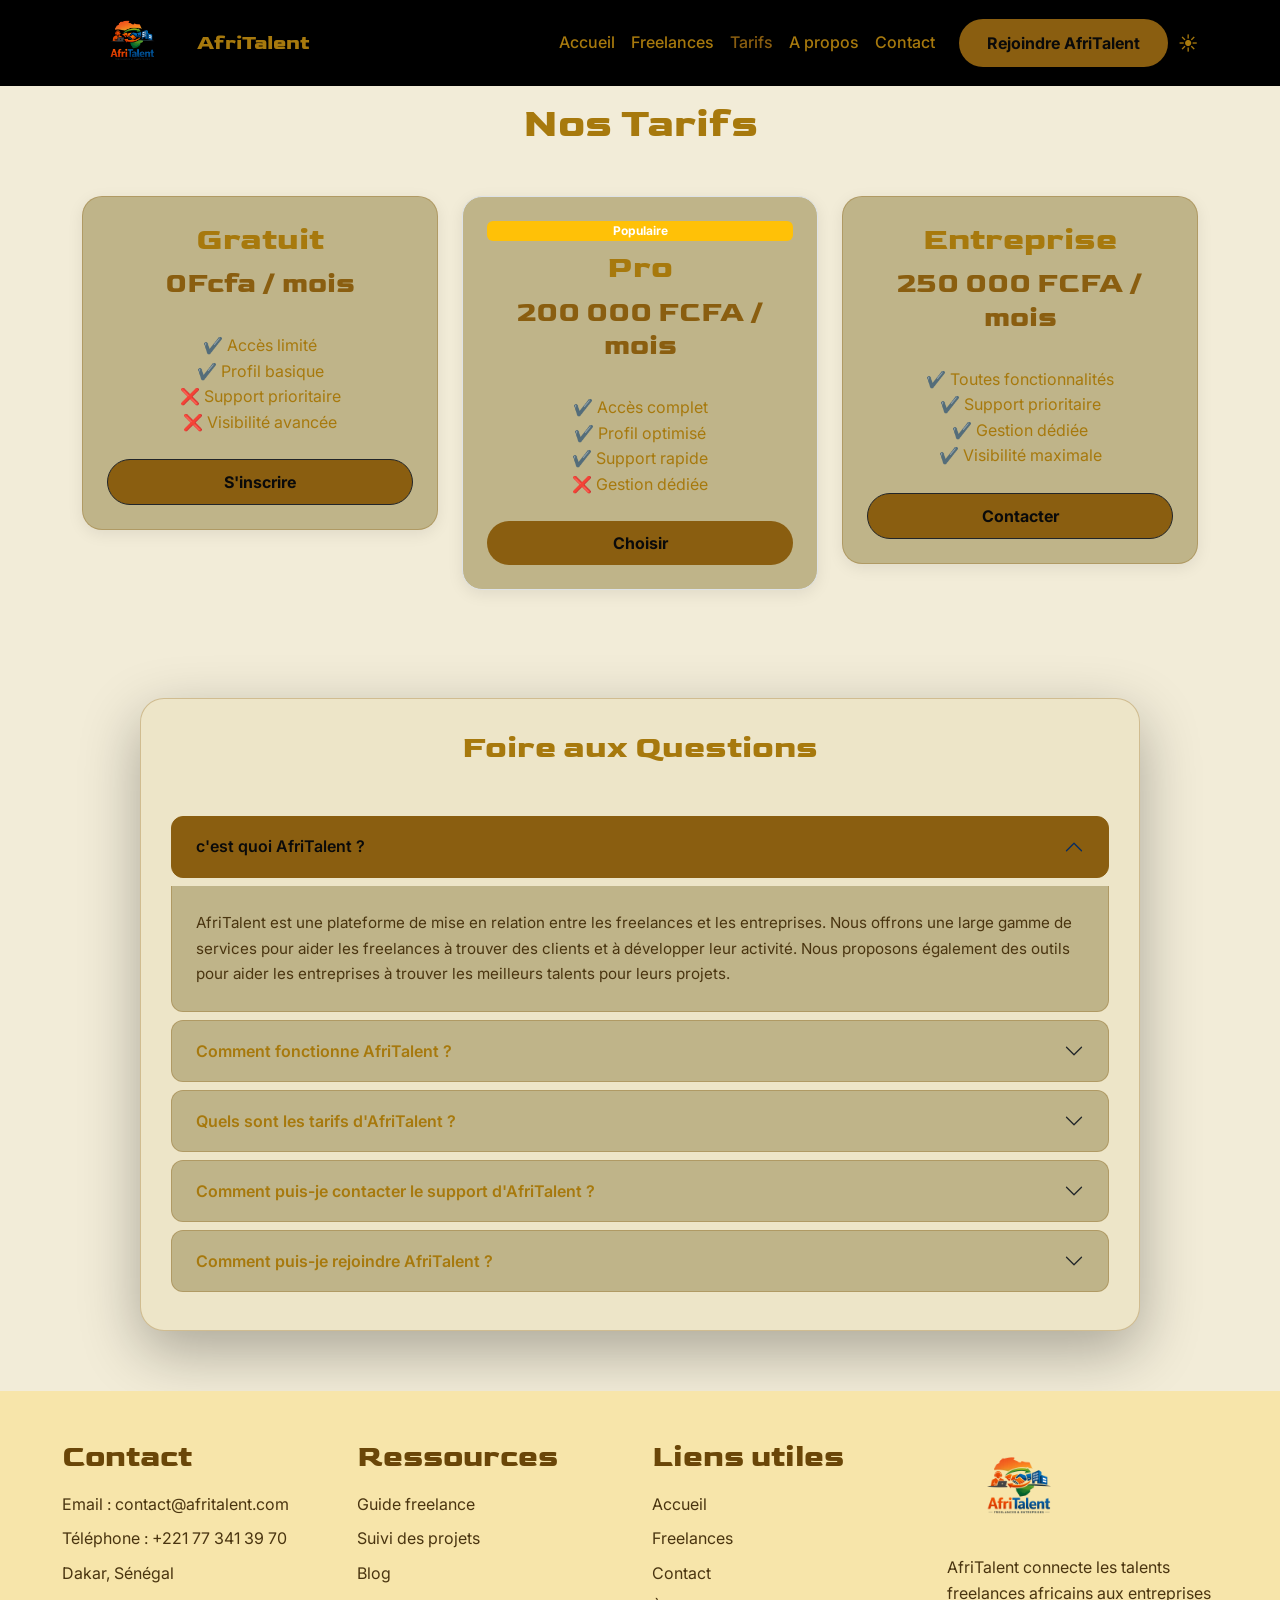
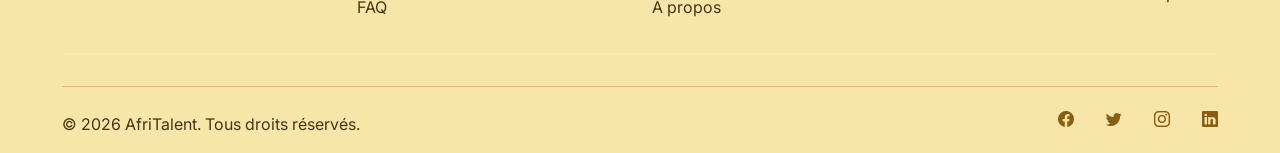
<file: tarifs.html>
<!DOCTYPE html>
<html lang="fr">
<head> 
<meta charset="UTF-8"> 
<meta name="viewport" content="width=device-width, initial-scale=1.0"> 
<link rel="stylesheet" href="https://cdn.jsdelivr.net/npm/bootstrap-icons/font/bootstrap-icons.css">

<title>AfriTalent — Tarifs</title>  
<link href="https://cdn.jsdelivr.net/npm/bootstrap@5.3.0/dist/css/bootstrap.min.css" rel="stylesheet"> 
 <link rel="stylesheet" href="css/style.css">
</head>
<body> 
  
 <!--======================================================== 
       Barre de navigation commune a toutes les pages  
  ===========================================================-->

<nav class="navbar navbar-expand-lg navbar-dark bg-black fixed-top"> 
<div class="container">
     <img src="images/logoAfriTalent.png" class="logo-AfriTalent" alt="logo">

<a class="navbar-brand" href="index.html">AfriTalent</a> 

     <button class="navbar-toggler" type="button" 
     data-bs-toggle="collapse" 
     data-bs-target="#navMenu" 
     aria-controls="navMenu" 
     aria-expanded="false" 
     aria-label="Toggle navigation"> 
<span class="navbar-toggler-icon">
</span> 

</button> 
  <div class="collapse navbar-collapse" id="navMenu"> 
  <ul class="navbar-nav ms-auto"> 
<li class="nav-item">
    <a class="nav-link " href="index.html">Accueil</a>
</li> 
<li class="nav-item">
    <a class="nav-link" href="freelances.html">Freelances</a>
</li> 
<li class="nav-item">
    <a class="nav-link active" href="tarifs.html">Tarifs</a>
</li> 
<li class="nav-item">
   <a class="nav-link" href="about.html">A propos</a></li> 
<li class="nav-item">
   <a class="nav-link" href="contact.html">Contact</a>
</li> 
  </ul>
  <button class="btn btn-primary ms-3"> Rejoindre AfriTalent
</button>

<div class="btn-mode">
<button id="theme-toggle" aria-label="Changer de thème">🌙</button>
</div>
   </div> 
   </div> 
   </nav> 
               <!--=============================
                     section plan tarifaire 
                =============================== -->   
<main>
      
<section class="plan-tarifaire container my-5">
  <div class="tarif-container">

  <h1 class="text-center mb-5">Nos Tarifs</h1>

  <div class="row text-center g-4">

         <!--========
           Gratuit 
          ==========-->
     
        <div class="col-md-4">
        <div class="card p-4">
           <h2>Gratuit</h2>
           <h3>0Fcfa / mois</h3>

        <ul class="list-unstyled my-4">
          <li>✔️ Accès limité</li>
          <li>✔️ Profil basique</li>
          <li>❌ Support prioritaire</li>
          <li>❌ Visibilité avancée</li>
        </ul>

        <a href="contact.html" class="btn btn-outline-dark">S'inscrire</a>
      </div>
    </div>

             <!--==========
                   Pro 
              ===========-->
    <div class="col-md-4">
      <div class="card p-4 border">
        <span class="badge bg-warning mb-2">Populaire</span>

           <h2>Pro</h2>
            <h3>200 000 FCFA / mois</h3>

        <ul class="list-unstyled my-4">
          <li>✔️ Accès complet</li>
          <li>✔️ Profil optimisé</li>
          <li>✔️ Support rapide</li>
          <li>❌ Gestion dédiée</li>
        </ul>

        <a href="" class="btn btn-primary">Choisir</a>
      </div>
    </div>

                  <!--===============
                     Entreprise 
                  =============-->
    <div class="col-md-4">
      <div class="card p-4">
        <h2>Entreprise</h2>
        <h3>250 000 FCFA / mois</h3>

        <ul class="list-unstyled my-4">
          <li>✔️ Toutes fonctionnalités</li>
          <li>✔️ Support prioritaire</li>
          <li>✔️ Gestion dédiée</li>
          <li>✔️ Visibilité maximale</li>
        </ul>
        <a href="contact.html" class="btn btn-dark">Contacter</a>
      </div>
    </div>

  </div>
  </div>
</section>
            <!--========================
               section accordion FAQ 
           ===============================-->

    <section class="accordion-FAQ">

        <div class="accordion-FAQ-container">
          
        <h2 class="text-center mb-5">Foire aux Questions</h2>
     <div class="accordion" id="accordionExample">
  <div class="accordion-item">
    <h2 class="accordion-header">
      <button class="accordion-button" type="button" data-bs-toggle="collapse" data-bs-target="#collapseOne" aria-expanded="true" aria-controls="collapseOne">
        c'est quoi AfriTalent ?
      </button>
    </h2>
    <div id="collapseOne" class="accordion-collapse collapse show" data-bs-parent="#accordionExample">
      <div class="accordion-body">
        AfriTalent est une plateforme de mise en relation entre les freelances et les entreprises. Nous offrons une large gamme de services pour aider les freelances à trouver des clients et à développer leur activité. Nous proposons également des outils pour aider les entreprises à trouver les meilleurs talents pour leurs projets.
      </div>
    </div>
  </div>
  <div class="accordion-item">
    <h2 class="accordion-header">
      <button class="accordion-button collapsed" type="button" data-bs-toggle="collapse" data-bs-target="#collapseTwo" aria-expanded="false" aria-controls="collapseTwo">
         Comment fonctionne AfriTalent ?
      </button>
    </h2>
    <div id="collapseTwo" class="accordion-collapse collapse" data-bs-parent="#accordionExample">
      <div class="accordion-body">
         AfriTalent fonctionne en mettant en relation les freelances et les entreprises. Les freelances peuvent créer un profil sur notre plateforme et proposer leurs services. Les entreprises peuvent rechercher des freelances en fonction de leurs compétences et de leur expérience, et les contacter directement pour discuter de leurs projets.
      </div>
    </div>
  </div>
  <div class="accordion-item">
    <h2 class="accordion-header">
      <button class="accordion-button collapsed" type="button" data-bs-toggle="collapse" data-bs-target="#collapseThree" aria-expanded="false" aria-controls="collapseThree">
         Quels sont les tarifs d'AfriTalent ?
      </button>
    </h2>
    <div id="collapseThree" class="accordion-collapse collapse" data-bs-parent="#accordionExample">
      <div class="accordion-body">
         AfriTalent propose différents tarifs en fonction des services que vous souhaitez utiliser. Nous avons des forfaits pour les freelances qui souhaitent promouvoir leurs services, ainsi que des forfaits pour les entreprises qui souhaitent accéder à notre base de données de talents. Pour plus d'informations sur nos tarifs, veuillez consulter notre page de tarification.
      </div>
    </div>
  </div>

   <div class="accordion-item">
    <h2 class="accordion-header">
      <button class="accordion-button collapsed" type="button" data-bs-toggle="collapse" data-bs-target="#collapseFour" aria-expanded="false" aria-controls="collapseThree">
         Comment puis-je contacter le support d'AfriTalent ?
      </button>
    </h2>
    <div id="collapseFour" class="accordion-collapse collapse" data-bs-parent="#accordionExample">
      <div class="accordion-body">
         Vous pouvez contacter le support d'AfriTalent en envoyant un e-mail à AfriTalent@gmail.com ou en utilisant notre formulaire de contact sur notre site web. Nous sommes disponibles pour répondre à toutes vos questions et vous aider à résoudre tout problème que vous pourriez rencontrer.
      </div>
    </div>
  </div>
   <div class="accordion-item">
    <h2 class="accordion-header">
      <button class="accordion-button collapsed" type="button" data-bs-toggle="collapse" data-bs-target="#collapseFive" aria-expanded="false" aria-controls="collapseThree">
         Comment puis-je rejoindre AfriTalent ?
      </button>
    </h2>
    <div id="collapseFive" class="accordion-collapse collapse" data-bs-parent="#accordionExample">
      <div class="accordion-body">
         Vous pouvez rejoindre AfriTalent en cliquant sur le bouton "Rejoindre AfriTalent" situé dans la barre de navigation de notre site web. Vous serez redirigé vers une page d'inscription où vous pourrez créer un compte en fournissant vos informations personnelles et professionnelles. Une fois votre compte créé, vous pourrez commencer à utiliser notre plateforme pour trouver des clients ou des talents.
      </div>
    </div>
  </div>
  
    </div>
    </div>
    </section>
    </main>
    <!--=======================================
         footer commun a toutes les pages  
     ==========================================-->
    <footer class="site-footer pt-5 pb-3">
  <div class="container">

    <div class="row gy-4">

      <!-- Colonne 1 : Contact -->
      <div class="col-md-3">
          <h3 class="fw-bold mb-3">Contact</h3>
          <ul class="list-unstyled">
          <li>Email : contact@afritalent.com</li>
          <li>Téléphone : +221 77 341 39 70</li>
          <li>Dakar, Sénégal</li>
        </ul>
      </div>

      <!-- Colonne 2 : Ressources -->
      <div class="col-md-3">
          <h3 class="fw-bold mb-3">Ressources</h3>
          <ul class="list-unstyled">
          <li>Guide freelance</li>
          <li>Suivi des projets</li>
          <li>Blog</li>
          <li>FAQ</li>
        </ul>
      </div>

      <!--========================
         Colonne 3 : Liens utiles 
       ==============================-->
      <div class="col-md-3">
        <h3 class="fw-bold mb-3">Liens utiles</h3>
       <ul class="list-unstyled">
          <li><a href="index.html" class="text-decoration-none">Accueil</a></li>
          <li><a href="freelances.html" class="text-decoration-none">Freelances</a></li>
          <li><a href="contact.html" class="text-decoration-none">Contact</a></li>
          <li><a href="about.html" class="text-decoration-none">À propos</a></li>
        </ul>
      </div>

      <!--=================================
         Colonne 4 : Logo + description 
       ===================================-->
      <div class="col-md-3">
          <img src="images/logoAfriTalent.png" alt="AfriTalent" style="width: 150px;">
          <p class="mt-3">
          AfriTalent connecte les talents freelances africains aux entreprises
        </p>
      </div>

    </div>

    <!--============= 
       Ligne du bas 
    =================-->
    <hr class="border-light mt-4">

    <div class="footer-bottom d-flex flex-column flex-md-row justify-content-between align-items-center">      <p class="mb-2 mb-md-0">        © 2026 AfriTalent. Tous droits réservés.
      </p>

      <!--===============
         Réseaux sociaux 
       ================-->
      <div class="footer-social">
        <a href="#" class="text-light me-3"><i class="bi bi-facebook"></i></a>
        <a href="#" class="text-light me-3"><i class="bi bi-twitter"></i></a>
        <a href="#" class="text-light me-3"><i class="bi bi-instagram"></i></a>
        <a href="#" class="text-light"><i class="bi bi-linkedin"></i></a>
      </div>

    </div>

  </div>
</footer>
<button id="scrollTopBtn"><i class="bi bi-arrow-up"></i></button>
<script 
src="https://cdn.jsdelivr.net/npm/bootstrap@5.3.0/dist/js/bootstrap.bundle.min.js">
</script> 
<script src="js/main.js"></script>
</body>
</html>
</file>
<file: css/style.css>
﻿@import url('https://fonts.googleapis.com/css2?family=Goldman:wght@400;700&family=Inter:ital,opsz,wght@0,14..32,100..900;1,14..32,100..900&family=Oswald:wght@200..700&display=swap');
@import url('https://fonts.googleapis.com/css2?family=Goldman:wght@400;700&family=Oswald:wght@200..700&display=swap');


   /* VARIABLES — DARK MODE  */
:root {
  --gold:        #C9A84C;  
  --gold-dark:   #A07830; 
  --gold-light:  #E8C97A;   
  --gold-subtle: rgba(201, 168, 76, 0.12); 
  --gold-border: rgba(201, 168, 76, 0.22); 


  --bg-color:    #0A0A0A;   
  --card-bg:     #141414;   
  --surface:     #1C1C1C;   

  --text-primary:   #F0EAD6; 
  --text-secondary: #B8A98A; 
  --text-on-gold:   #0A0A0A; 
  --text-muted:     #6B6050;

  --navbar-height: 85px;
  --font-title: 'Goldman', sans-serif;
  --font-body:  'Inter', sans-serif;

  --primary-color: var(--gold);
  --main-color:    var(--gold-dark);
  --text-color:    var(--text-primary);
  --dark-color:    #050505;
  --light-color:   #F5F0E8;
}

/* ==============================================
   VARIABLES — LIGHT MODE
   ============================================== */
body.light-mode {
  /* Or — plus sombre pour tenir sur fond clair */
  --gold:        #8A5E10;
  --gold-dark:   #6A4608;
  --gold-light:  #6A4608;
  --gold-subtle: rgba(138, 94, 16, 0.08);
  --gold-border: rgba(138, 94, 16, 0.30);

  --bg-color:    #F2ECD8;   
  --card-bg:     #bfb489;   
  --surface:     #EDE5C8;  

  --text-primary:   #a7790d;   
  --text-secondary: #4A3510;   
  --text-on-gold:   #FFFFFF;   
  --text-muted:     #7A6440;   

  --primary-color: var(--gold);
  --main-color:    var(--gold-dark);
  --text-color:    var(--text-primary);
  --dark-color:    #EDE5C8;
  --light-color:   #1A1200;
}

/* ==============================================
   RESET & BASE
   ============================================== */
*, *::before, *::after {
  margin: 0;
  padding: 0;
  box-sizing: border-box;  /* bordures paddings inclus dans la taille de l'element  */
}

body {
  background-color: var(--bg-color);
  color: var(--text-primary);
  font-family: var(--font-body);
  line-height: 1.6;
  transition: background-color 0.3s ease, color 0.3s ease; /* Transition fluide sur bg-color et couleur (0.3s) */
  animation: fadeInPage 0.7s ease forwards;  /* Animation d'entrée fadeInPage (0.7s, garde état final) */ 
}

/* Les sections qui apparaissent en fondu à l'entrée dans le viewport */

@keyframes fadeInPage {
  from { opacity: 0; }
  to { opacity: 4; }
}
/* animation shake  */

 @keyframes shake { 
  0% { transform: translateX(0); } 
  25% { transform: translateX(10px); } 
  50% { transform: translateX(-10px); } 
  75% { transform: translateX(10px); } 
  100% { transform: translateX(0); } 
}


h1, h2, h3, h4, h5 {
  font-family: var(--font-title);
  font-weight: 600;
  color: var(--text-primary);
}

 /* ==============================================
            NAVBAR
   ============================================== */
.logo-AfriTalent {
  height: 70px;
  width: auto;
  margin-right: 10px;
}

.navbar-brand {
  font-family: var(--font-title);
  font-weight: 700;
  color: var(--text-primary);
}

.nav-link {
  color: var(--text-primary);
  font-weight: 500;
  transition: color 0.2s ease;
}

.nav-link:hover,
nav.navbar .nav-link.active {
  color: var(--gold) !important;
}

.btn-mode button {
  margin-left: 10px;
  background: none;
  border: none;
  color: var(--text-primary);
  font-size: 1.2rem;
  cursor: pointer;
  transition: color 0.2s ease;
}

.btn-mode button:hover {
  color: var(--gold);
}

header {
  position: fixed;
  top: 0;
  left: 0;
  width: 100%;
  z-index: 1100;
}

/* Effet scroll navbar */
.home-page nav.navbar {
  background: transparent !important;
  transition: background 0.3s ease, box-shadow 0.3s ease,backdrop-filter 0.3s ease, padding 0.3s ease; padding: 1rem 0;  /* Anime en douceur 4 propriétés sur 0.3 secondes avec une courbe ease (démarrage rapide, fin progressive)  */
}

.home-page nav.navbar.scrolled {
  background: rgba(5, 4, 2, 0.95) !important;
  box-shadow: 0 8px 24px rgba(0, 0, 0, 0.5);
  backdrop-filter: blur(16px);
  padding: 0.7rem 0;
}
nav.navbar.scrolled .btn-primary {
  color: var(--bg-color) !important;
  background: var(--gold) !important;
}

body.light-mode .home-page nav.navbar.scrolled {
  background: rgba(237, 229, 200, 0.97) !important;
  box-shadow: 0 8px 24px rgba(0, 0, 0, 0.12);
}

body.light-mode nav.navbar.scrolled .navbar-brand,
body.light-mode nav.navbar.scrolled .nav-link,
body.light-mode nav.navbar.scrolled .btn-mode button {
  color: var(--text-primary) !important;
}

body.light-mode nav.navbar .nav-link:hover,
body.light-mode nav.navbar .nav-link.active {
  color: var(--gold) !important;
}

nav.navbar.scrolled .navbar-brand,
nav.navbar.scrolled .nav-link,
nav.navbar.scrolled {
  color: var(--text-primary) !important;
}


/* ==============================================
   SECTION HERO
   ============================================== */
.Hero {
  background-image: url(../images/bacck.png);
  background-size: cover;
  background-position: center;
  background-attachment: fixed;
  position: relative;
  overflow: hidden;
}

.Hero::before {
  content: '';
  position: absolute;
  inset: 0;
  background: rgba(0, 0, 0, 0.55);
  z-index: 1;
}

.hero-container {
  position: relative;
  z-index: 2;
  width: 100%;
  max-width: 1200px;
  margin: 0 auto;
  padding: 40px 20px;
  text-align: center;
}

/* Texte hero : toujours blanc sur l'image sombre */

.texte-Hero h1 {
  font-size: 3.5rem;
  font-weight: 700;
  color: #F0EAD6;
  margin-bottom: 20px;
  line-height: 1.2;
  margin-top: 20px;
}

.texte-Hero h2 {
  font-size: 1.5rem;
  color: #D4C49A; 
  margin-bottom: 40px;
  line-height: 1.6;
}

.btn-Hero {
  display: flex;
  gap: 20px;
  justify-content: center;
  margin-bottom: 60px;
}

.btn-Hero .btn {
  padding: 12px 30px;
  font-size: 1.1rem;
  font-weight: 600;
  border-radius: 70px;
  transition: all 0.3s ease;
}

.btn-Hero .btn-primary {
  background-color: var(--gold);
  border-color: var(--gold);
  color: #0A0A0A; 
  font-weight: 700;
}

.btn-Hero .btn-primary:hover {
  background-color: var(--gold-dark);
  border-color: var(--gold-dark);
  color: #F0EAD6;
  transform: translateY(-2px);
  box-shadow: 0 8px 20px rgba(201, 168, 76, 0.35);
 animation: shake 0.5s; 
}

/* Outline button secondaire */
.btn-Hero .btn-outline-light {
  border-color: rgba(240, 234, 214, 0.7);
  color: #F0EAD6;
}

.btn-Hero .btn-outline-light:hover {
  background-color: rgba(240, 234, 214, 0.15);
  border-color: #F0EAD6;
}

/* Stats hero */
.stats-Hero {
  margin-top: 80px;
}

.stats-container {
  display: grid;
  grid-template-columns: repeat(auto-fit, minmax(200px, 1fr));
  gap: 30px;
  padding: 40px;
  background: rgba(201, 168, 76, 0.08);
  border: 1px solid rgba(201, 168, 76, 0.15);
  border-radius: 12px;
  backdrop-filter: blur(10px);
}

.stat-box {
  padding: 20px;
  height: 80px;
}

.stat-box h2 {
  font-size: 2.5rem;
  color: var(--gold-light); 
  margin-bottom: 10px;
  font-weight: 700;
}

.stat-box p {
  font-size: 1rem;
  color: #D4C49A;
  font-weight: 500;
}

/* ==============================================
   BENTO GRID
   ============================================== */
.section-header {
  text-align: center;
  margin-bottom: 40px;
}

.bento-grid {
  display: grid;
  grid-template-columns: repeat(4, 1fr);
  grid-auto-rows: minmax(180px, auto);
  gap: 20px;
  padding: 20px;
  align-items: stretch;
}

.bento-grid article {
  padding: 20px;
  border-radius: 20px;
  position: relative;
  overflow: visible;
  min-height: 180px;
  display: flex;
  flex-direction: column;
  background-color: var(--card-bg);
  border: 1px solid var(--gold-border);
  box-shadow: 0 2px 12px rgba(0, 0, 0, 0.08);
}

.bento-grid p {
  color: var(--text-secondary);
  text-align: left;
  line-height: 1.5;
  margin: 0;
  overflow-wrap: anywhere;
  word-break: break-word;
  hyphens: auto;
}

.bento-grid h3 {
  color: var(--text-primary);
  display: flex;
  justify-content: center;
  text-align: center;
  margin-bottom: 8px;
}

.step-number {
  position: absolute;
  top: 15px;
  right: 20px;
  font-size: 2rem;
  opacity: 0.18;
  color: var(--gold);
}

.icon, .bi {
  display: flex;
  justify-content: center;
  align-items: center;
  margin-bottom: 10px;
  color: var(--gold);
}

.card1 { grid-column: span 2; grid-row: span 2; }
.card2 { grid-column: span 2; }
.card3 { grid-column: span 1; }
.card4 { grid-column: span 1; }

/* ==============================================
   CATEGORIES GRID
   ============================================== */
.categories-grid {
  display: grid;
  grid-template-columns: repeat(auto-fit, minmax(220px, 1fr));
  gap: 20px;
  padding: 40px 20px;
}

.category-card {
  background: var(--card-bg);
  padding: 25px;
  border-radius: 18px;
  text-align: center;
  transition: all 0.3s ease;
  cursor: pointer;
  border: 1px solid var(--gold-border);
  box-shadow: 0 2px 12px rgba(0, 0, 0, 0.07);
}

.category-card h3 {
  color: var(--text-primary);
  margin: 10px 0 5px;
  font-size: 1.1rem;
  display: flex;
  justify-content: center;
}

.category-card p {
  color: var(--text-secondary);
  font-size: 0.9rem;
}

.category-card i {
  margin-bottom: 10px;
  display: block;
  color: var(--gold);
  font-size: 1.8rem;
}

.category-card:hover {
  transform: translateY(-8px);
  box-shadow: 0 16px 32px rgba(0, 0, 0, 0.5);
  border-color: var(--gold);
  background: #1A1500;
}

body.light-mode .category-card:hover {
  background: #FFF8E8;
  box-shadow: 0 16px 32px rgba(0, 0, 0, 0.12);
}

/* ==============================================
   TÉMOIGNAGES / CAROUSEL
   ============================================== */
.temoignages {
  position: relative;
  padding: 50px 0;
  overflow: hidden;
}

.temoignages::before {
  content: "";
  position: absolute;
  width: 500px;
  height: 500px;
  background: rgba(201, 168, 76, 0.12);
  filter: blur(140px);
  top: 50%;
  left: 50%;
  transform: translate(-50%, -50%);
  z-index: -1;
}

#carousel {
  max-width: 1100px;
  margin: auto;
}

.carousel-item {
  position: relative;
  overflow: hidden;
  border-radius: 30px;
}

.carousel-item img {
  height: 650px;
  object-fit: cover;
  transition: transform 0.5s ease;
}

.carousel-item.active img {
  transform: scale(1.04);
}

.carousel-caption {
  bottom: 12%;
  left: 8%;
  right: auto;
  text-align: left;
  padding: 25px;
  border-radius: 25px;
}

.carousel-caption h4 {
  font-size: 2.2rem;
  font-weight: bold;
  color: var(--gold); 
  text-shadow: 0 2px 8px rgba(0,0,0,0.6);
}

.carousel-caption p {
  font-size: 1.1rem;
  color: var(--gold-light); 
  text-shadow: 0 1px 4px rgba(0,0,0,0.5);
}

.carousel-indicators button {
  width: 10px !important;
  height: 10px !important;
  border-radius: 50%;
  background-color: var(--gold) !important;
  opacity: 0.5;
}
.carousel-indicators .active {
  opacity: 1 !important;
}

/* ==============================================
                      CTA
   ============================================== */
.CTA {
  background: linear-gradient(135deg, #C9A84C 0%, #8A6020 100%);
  padding: 40px 20px;
  text-align: center;
  position: relative;
  overflow: hidden;
}

.CTA-texte p {
  font-size: 1.5rem;
  font-weight: 600;
  font-family: var(--font-title);
  color: #0A0A0A; 
}

.btn-cta {
  background: #0A0A0A;
  color: var(--gold-light);
  border: none;
  padding: 15px 40px;
  font-size: 1.2rem;
  font-weight: 700;
  border-radius: 50px;
  cursor: pointer;
  transition: all 0.3s ease;
  text-decoration: none;
  display: inline-block;
}

.btn-cta:hover {
  background: #1C1C1C;
  color: #E8C97A;
  transform: translateY(-3px);
  box-shadow: 0 10px 20px rgba(0, 0, 0, 0.35);
}

           /* ==============================================
                           FOOTER
            ============================================== */

footer.site-footer {
  background-color: var(--surface);
  color: var(--text-primary);
}

footer .container { max-width: 1180px; }

footer ul { list-style: none; margin: 0; padding: 0; }

footer li {
  display: block;
  color: var(--text-secondary);
  margin-bottom: 0.55rem;
}

footer h3 {
  color: var(--gold);
  font-size: 1.9rem;
  margin-bottom: 1rem;
}

footer p, footer a {
  color: var(--text-secondary);
  text-decoration: none;
  transition: color 0.2s ease;
}

footer li { color: var(--text-secondary); }

footer a:hover { color: var(--gold); }

body.light-mode footer {
  background-color: #f7e5aa;
  color: var(--text-primary);
}

body.light-mode footer h3 {
  color: var(--gold-dark);
}

body.light-mode footer p,
body.light-mode footer a,
body.light-mode footer li {
  color: var(--text-secondary);
}

.footer-bottom {
  display: flex;
  flex-wrap: wrap;
  justify-content: space-between;
  align-items: center;
  gap: 0.75rem;
  margin-top: 2rem;
  border-top: 1px solid var(--gold-border);
  padding-top: 1.5rem;
}

.footer-social { display: flex; gap: 1rem; align-items: center; }

footer img { width: auto; max-width: 150px; }

            /* ==============================================
                    PAGE 2 — FREELANCES
             ============================================== */
#barre-de-recherche {
  padding: 20px;
  margin-top: var(--navbar-height);
}

.barre-recherche {
  display: flex;
  gap: 20px;
  align-items: center;
  max-width: 800px;
  width: 100%;
  margin: 0 auto;
}

.barre-recherche input {
  flex: 1;
  padding: 12px 20px;
  font-size: 1rem;
  border: 2px solid var(--gold-border);
  border-radius: 25px;
  background-color: var(--card-bg);
  color: var(--text-primary);
  outline: none;
  transition: border-color 0.3s ease;
}

.barre-recherche input::placeholder { color: var(--text-muted); }

.barre-recherche input:focus {
  border-color: var(--gold);
  box-shadow: 0 0 0 3px rgba(201, 168, 76, 0.15);
}

.barre-recherche select {
  padding: 12px 20px;
  font-size: 1rem;
  border: 2px solid var(--gold-border);
  border-radius: 25px;
  background-color: var(--card-bg);
  color: var(--text-primary);
  outline: none;
  cursor: pointer;
  transition: border-color 0.3s ease;
}

.barre-recherche select:focus {
  border-color: var(--gold);
  box-shadow: 0 0 0 3px rgba(201, 168, 76, 0.15);
}

/* Cards freelances */
.card-img-top {
  height: 250px;
  object-fit: cover;
}

.card-body {
  display: flex;
  flex-direction: column;
  text-align: center;
  background: var(--card-bg);
}

.card-body .btn { margin-top: auto; }

.card-title {
  color: var(--gold);
  font-family: var(--font-title);
  text-align: center;
}

.card-body ,p{
  color: var(--text-secondary);
}

.Nos-freelences .card-body { align-items: center; }
.Nos-freelences .card-body p { text-align: center; }
.btn btn-primary {
color: var(--text-on-gold);
}
/* ==============================================
   PAGE 3 — TARIFS
   ============================================== */
.tarif-container { margin-top: 100px; }

.col-md-4 .card {
  background-color: var(--card-bg);
  border: 1px solid var(--gold-border);
  color: var(--text-primary);
  text-align: center;
  padding: 30px;
  border-radius: 20px;
  transition: border-color 0.3s ease, transform 0.3s ease;
  box-shadow: 0 4px 16px rgba(0, 0, 0, 0.08);
}

.col-md-4 .card:hover {
  border-color: var(--gold);
  transform: translateY(-4px);
}

/* Carte mise en avant */
.col-md-4 .card.featured {
  border: 2px solid var(--gold);
  background: linear-gradient(180deg, #1A1500 0%, var(--card-bg) 100%);
}

body.light-mode .col-md-4 .card.featured {
  background: linear-gradient(180deg, #FFF5DC 0%, #FFFFFF 100%);
}

.col-md-4 .card .price {
  color: var(--gold);
}

/* Bouton dans les cards tarif */
.col-md-4 a {
  background-color: var(--gold);
  font-weight: 700;
  color: #0A0A0A; 
  border-radius: 30px;
  padding: 10px 24px;
  display: inline-block;
  transition: background 0.3s ease;
  text-decoration: none;
}

.col-md-4 a:hover {
  background-color: var(--gold-dark);
  color: #F0EAD6;
}

.accordion-FAQ {
  padding: 60px;
  background: var(--bg-color);
}

.accordion-FAQ-container {
  max-width: 1000px;
  margin: 0 auto;
  background: var(--surface);
  border: 1px solid var(--gold-border);
  border-radius: 24px;
  padding: 30px;
  box-shadow: 0 20px 60px rgba(0, 0, 0, 0.3);
}

/* Bouton fermé */
.accordion-button {
  background: var(--card-bg);
  color: var(--text-primary);
  border: 1px solid var(--gold-border);
  border-radius: 12px !important;
  margin-bottom: 8px;
  padding: 1.25rem 1.5rem;
  font-size: 1rem;
  font-weight: 600;
  font-family: var(--font-body);
  transition: background 0.2s ease, transform 0.2s ease;
}

/* Icône accordion Bootstrap */

/* Bouton ouvert */

.accordion-button:not(.collapsed) {
  background: var(--gold);
  color: #0A0A0A;
  border-color: var(--gold);
  box-shadow: none;
}

.accordion-button:not(.collapsed)::after {
  filter: none;
}

.accordion-button:hover {
  transform: translateX(4px);
  border-color: var(--gold);
  background: var(--surface);
  color: var(--text-primary);
}

.accordion-button:focus {
  box-shadow: 0 0 0 3px rgba(201, 168, 76, 0.25);
}

/* Contenu */
.accordion-body {
  background: var(--card-bg);
  border: 1px solid var(--gold-border);
  border-top: none;
  border-radius: 0 0 12px 12px;
  color: var(--text-secondary);
  padding: 1.5rem;
  margin-bottom: 8px;
  font-size: 0.95rem;
  line-height: 1.7;
}

.accordion-item:last-child .accordion-body { margin-bottom: 0; }

.accordion-item {
  background: transparent;
  border: none;
}

/* ==============================================
   PAGE 4 — À PROPOS
   ============================================== */
.histoire-titre { margin-top: 100px; }

.Notre-Histoire-container {
  display: grid;
  grid-template-columns: 1fr 1fr;
  gap: 40px;
  align-items: center;
}

.imgage-Notre-histoire {
  order: 2;
}

.imgage-Notre-histoire img {
  width: 100%;
  border-radius: 15px;
  border: 1px solid var(--gold-border);
}

.text-Notre-histoire {
  order: 1;
}

.text-Notre-histoire p {
  color: var(--text-secondary);
  font-size: 1.1rem;
  font-family: var(--font-body);
  line-height: 1.8;
  text-align: justify;
  font-weight: 600;
  margin-left: 20px;
}

/*=========================
      Notre équipe 
 ==============================*/
 
.A-propos { background: var(--bg-color); }

.card-container {
  display: grid;
  grid-template-columns: repeat(4, 1fr);
  gap: 20px;
}

.card img {
  width: 100%;
  height: 250px;
  object-fit: cover;
}

.card h3 { color: var(--gold); }

.card-body p {
  display: flex;
  align-items: center;
  justify-content: center;
  gap: 8px;
  color: var(--text-secondary);
}

.card-body a {
  color: var(--text-secondary);
  font-size: 1.1rem;
  min-width: 20px;
  display: flex;
  text-decoration: none;
  transition: color 0.2s ease;
}

.card-body a:hover { color: var(--gold); }

/* Valeurs */

.valeurs h2 {
  font-size: 2.5em;
  text-align: center;
  margin: 50px 0 20px;
}

.valeurs-container {
  display: flex;
  justify-content: center;
  gap: 3rem;
  flex-wrap: wrap;
  padding: 0 2rem;
  margin-bottom: 20px;
}

.valeur {
  display: flex;
  flex-direction: column;
  align-items: center;
  text-align: center;
  gap: 0.75rem;
}

.valeur i {
  font-size: 2.5rem;
}

.valeur h3 {
  font-size: 1.5rem;
  font-weight: 600;
  margin: 0;
}

.valeur p {
  font-size: 1rem;
  color: #6b7280;
  margin: 0;
  line-height: 1.5;
}

/* ==============================================
   FORMULAIRE DE CONTACT
   ============================================== */
#contact {
  background: var(--bg-color);
  margin-bottom: 80px;
  margin-top: 100px;
}

.form-container { max-width: 1100px; }

form {
  background: var(--card-bg);
  padding: 30px;
  border-radius: 15px;
  border: 1px solid var(--gold-border);
  box-shadow: 0 10px 30px rgba(0, 0, 0, 0.2);
}

/* Labels */
label {
  color: var(--text-primary);
  font-weight: 600;
  font-family: var(--font-title);
  font-size: 0.9rem;
  margin-bottom: 6px;
  display: block;
}

/* Inputs */
.form-control {
  border-radius: 10px;
  padding: 12px;
  border: 1px solid var(--gold-border);
  background: var(--bg-color);
  color: var(--text-primary);
  transition: border-color 0.3s ease, box-shadow 0.3s ease;
}

.form-control::placeholder { color: var(--text-muted); }

.form-control:focus {
  border-color: var(--gold);
  box-shadow: 0 0 0 3px rgba(201, 168, 76, 0.18);
  background: var(--bg-color);
  color: var(--text-primary);
}

/* Bouton principal */
.btn-primary {
  background: var(--gold);
  border: none;
  border-radius: 30px;
  padding: 12px 28px;
  color: #0A0A0A; /* noir sur or */
  font-weight: 700;
  font-size: 1rem;
  transition: background 0.3s ease, transform 0.2s ease;
  display: inline-flex;
  justify-content: center;
  align-items: center;
}

.btn-primary:hover {
  background: var(--gold-dark);
  color: #F0EAD6;
  transform: translateY(-2px);
}

/* Bloc infos */
.information {
  padding: 30px;
  border-radius: 15px;
  margin-top: 120px;
}

.information h3 { color: var(--gold); }

.afri-contact-text {
  color: var(--text-secondary);
  margin-bottom: 25px;
  line-height: 1.6;
}

.afri-contact-item {
  display: flex;
  align-items: center;
  gap: 15px;
  margin-bottom: 20px;
}

.afri-contact-icon i{
  width: 45px;
  height: 45px;
  min-width: 45px;
  background: var(--gold);
  color: #121111; 
  display: flex;
  justify-content: center;
  align-items: center;
  border-radius: 50%;
  font-size: 1.2rem;
}

.afri-contact-item h5 {
  margin: 0;
  font-size: 1rem;
  color: var(--text-primary);
}

.afri-contact-item span {
  font-size: 0.9rem;
  color: var(--text-secondary);
}

.iframe-container {
  color: var(--text-secondary);
  font-size: 1.1rem;
  margin-bottom: 20px;
}

           /* ==============================================
                     LOCALISATION
            ============================================== */
#localisation {
  background-color: var(--bg-color);
  padding: 60px 0;
}

#localisation h2 {
  font-weight: 700;
  color: var(--text-primary);
  font-family: var(--font-title);
}

#localisation p {
  color: var(--text-secondary);
  font-size: 1.05rem;
  margin-bottom: 20px;
}

#localisation .ratio {
  border-radius: 15px;
  overflow: hidden;
  box-shadow: 0 10px 30px rgba(0, 0, 0, 0.25);
  border: 1px solid var(--gold-border);
  transition: transform 0.3s ease;
}

#localisation .ratio:hover { transform: scale(1.01); }

#localisation iframe {
  width: 100%;
  height: 100%;
  border: 0;
}

/* /* MEDIA QUERIES POUR un DESIGN RESPONSIVE  */ 

/* =========================
   TELEPHONE 375px
========================= */

@media (max-width: 378px) {
     p{
        font-size: 0.9rem;
     }
    .Hero {
        padding: 40px 15px;
    }

    .texte-Hero h1 {
        font-size: 1.8rem;
        line-height: 1.3;
        text-align: center;
    }

    .texte-Hero h2 {
        font-size: 0.95rem;
        line-height: 1.5;
        text-align: center;
    }

    .texte-Hero br {
        display: none;
    }

    .btn-Hero {
        display: flex;
        flex-direction: column;
        gap: 15px;
        align-items: center;
        margin-top: 25px;
    }

    .btn-Hero a {
        width: 100%;
        text-align: center;
    }

    .stats-container {
        display: flex;
        flex-direction: column;
        gap: 15px;
        margin-top: 30px;
    }

    .stat-box {
        width: 100%;
        text-align: center;
    }

    .bento-grid {
        display: grid;
        grid-template-columns: 1fr;
        gap: 20px;
        grid-auto-rows: minmax(180px, auto);
    }

    .bento-grid article {
        min-height: auto;
        overflow: visible;
        padding: 18px;
    }

    .bento-grid p {
        text-align: left;
        font-size: 0.95rem;
        line-height: 1.45;
    }

    .card1,
    .card2,
    .card3,
    .card4 {
        grid-column: span 1;
        grid-row: span 1;
        width: 100%;
    }

    .categories-grid {
        display: grid;
        grid-template-columns: 1fr;
        gap: 20px;
    }

    .category-card {
        text-align: center;
    }

    .carousel-item img {
        height: 320px;
        object-fit: cover;
    }

    .carousel-caption {
        display: block !important;
        position: static;
        margin: 8px 6px 0;
        padding: 10px 12px;
        border-radius: 14px;
        background: rgba(5, 5, 5, 0.78);
        text-align: center;
        font-size: 0.8rem;
    }

    .carousel-caption h3,
    .carousel-caption h4 {
        color: #fff;
        text-shadow: none;
        font-size: 1rem;
    }

    .carousel-caption p {
        color: #fff;
        text-shadow: none;
        font-size: 0.85rem;
    }

    .CTA {
        padding: 30px 15px;
        text-align: center;
    }

    .CTA-texte p {
        font-size: 0.95rem;
    }

    .btn-cta {
        display: inline-block;
        width: 100%;
        text-align: center;
        margin-top: 15px;
    }
    .carousel-caption h4 {
        font-size: 1.5rem;
    }

    h2 {
        font-size: 1.5rem;
    }

    .barre-recherche {
        flex-direction: column;
        align-items: stretch;
    }
    .Notre-Histoire-container{
        display: grid;
        grid-template-columns: 1fr;
    }
    .text-Notre-histoire p{
        font-size: 0.7rem;
        margin :auto ;
        margin-left: 10px;
        margin-right: 10px;
    }
    .card-container{
        display: grid;
        grid-template-columns: 1fr;
    }
    .valeurs-container{
        display: grid;
        grid-template-columns: 1fr;
    }
    .valeurs h3{
        display: flex;
        align-items: center;
        gap: 10px;
    }
    .valeurs h2 {
        font-size: 1.5rem;
    }
}
#scrollTopBtn{
  position: fixed;
  bottom: 20px;
  right: 20px;
  width: 50px;
  height: 50px;
  border: none;
  border-radius: 50%;
  background: var(--main-color);
  color:black;
  font-size: 25px;
 opacity: 0;
 visibility: hidden;
 transition: 0.3s;
}
#scrollTopBtn.show{
  opacity: 1;
  visibility: visible;
}
#scrollTopBtn:hover{
  transform: translateY(-5PX);
}

/* =========================
   TABLETTE / PETIT LAPTOP 768px
========================= */

@media (min-width: 379px) and (max-width: 767px) {

    .Hero {
        min-height: 80vh;
    }

    .hero-container {
        padding: 50px 20px;
    }

    .texte-Hero h1 {
        font-size: 2.4rem;
    }

    .texte-Hero h2 {
        font-size: 1.15rem;
    }

    .btn-Hero {
        flex-direction: column;
        gap: 15px;
    }

    .stats-container {
        grid-template-columns: repeat(2, minmax(0, 1fr));
        padding: 30px;
    }

    .bento-grid {
        grid-template-columns: repeat(2, 1fr);
        grid-auto-rows: minmax(180px, auto);
    }

    .bento-grid article {
        overflow: visible;
        min-height: auto;
    }

    .bento-grid p {
        font-size: 0.95rem;
        line-height: 1.45;
    }

    .card1,
    .card2,
    .card3,
    .card4 {
        grid-column: span 1;
    }

    .categories-grid {
        grid-template-columns: repeat(2, minmax(0, 1fr));
    }

    .carousel-item {
        height: 60vh;
    }

    .carousel-caption {
        display: block !important;
        position: static;
        margin: 10px 10px 0;
        padding: 12px 14px;
        border-radius: 16px;
        background: rgba(5, 5, 5, 0.72);
        text-align: center;
        font-size: 0.9rem;
    }

    .carousel-caption h3,
    .carousel-caption h4 {
        color: #fff;
        text-shadow: none;
        font-size: 1.05rem;
    }

    .carousel-caption p {
        color: #fff;
        text-shadow: none;
        font-size: 0.95rem;
    }

    .Notre-Histoire-container {
        grid-template-columns: 1fr;
    }

    .card-container {
        grid-template-columns: repeat(2, minmax(0, 1fr));
    }

    .valeurs-container {
        flex-direction: column;
        gap: 30px;
    }

    .barre-recherche {
        flex-wrap: wrap;
        gap: 15px;
    }

    .form-container,
    .information {
        width: 100%;
    }
}

/* =========================
   LAPTOP 768px – 1199px
========================= */

@media (min-width: 768px) and (max-width: 1199px) {

    .hero-container {
        padding: 60px 30px;
    }

    .texte-Hero h1 {
        font-size: 3rem;
    }

    .texte-Hero h2 {
        font-size: 1.3rem;
    }

    .btn-Hero {
        flex-direction: row;
        flex-wrap: wrap;
    }

    .btn-Hero .btn {
        min-width: 180px;
    }

    .stats-container {
        grid-template-columns: repeat(3, minmax(0, 1fr));
        padding: 35px;
    }

    .bento-grid {
        grid-template-columns: repeat(2, minmax(0, 1fr));
        grid-auto-rows: minmax(180px, auto);
    }

    .bento-grid article {
        overflow: visible;
        min-height: auto;
    }

    .bento-grid p {
        font-size: 1rem;
        line-height: 1.45;
    }

    .categories-grid {
        display: grid;
        grid-template-columns: repeat(2, minmax(0, 1fr));
    }

    .carousel-item {
        height: 65vh;
    }

    .Notre-Histoire-container {
        grid-template-columns: 1fr;
    }
    .text-Notre-histoire p{
        font-size: 1rem;
    }

    .card-container {
        grid-template-columns: repeat(2, minmax(0, 1fr));
    }

    .valeurs-container {
        display: grid;
        grid-template-columns:repeat(2,minmax(0,1fr)) ;
    }

    .barre-recherche {
        align-items: center;
    }
}

/* =========================
   PC 1200px+
========================= */

@media (min-width: 1200px) {

    .hero-container {
        padding: 80px 30px;
    }

    .texte-Hero h1 {
        font-size: 3.8rem;
    }

    .texte-Hero h2 {
        font-size: 1.5rem;
    }

    .stats-container {
        grid-template-columns: repeat(3, minmax(0, 1fr));
    }

    .bento-grid {
        grid-template-columns: repeat(4, minmax(0, 1fr));
    }

    .card1 {
        grid-column: span 2;
        grid-row: span 2;
    }

    .card2 {
        grid-column: span 2;
    }

    .categories-grid {
        grid-template-columns: repeat(4, minmax(0, 1fr));
    }

    .carousel-item {
        height: 70vh;
    }

    .card-container {
        grid-template-columns: repeat(4, minmax(0, 1fr));
    }

    .valeurs-container {
        flex-direction: row;
        gap: 80px;
    }

    .barre-recherche {
        gap: 20px;
    }
}

@media (max-width: 767px) {
  footer.site-footer {
    padding: 40px 20px;
  }

  footer .row {
    display: flex;
    flex-direction: column;
    gap: 30px;
  }

  footer .col-md-3 {
    width: 100%;
  }

  .footer-bottom {
    flex-direction: column;
    align-items: flex-start;
    text-align: left;
  }

  .footer-social {
    justify-content: flex-start;
    flex-wrap: wrap;
    gap: 0.8rem;
  }
}

@media (max-width: 378px) {
  footer h5 {
    font-size: 1.3rem;
  }

  footer li,
  .footer-bottom p {
    font-size: 0.95rem;
  }
}
</file>
